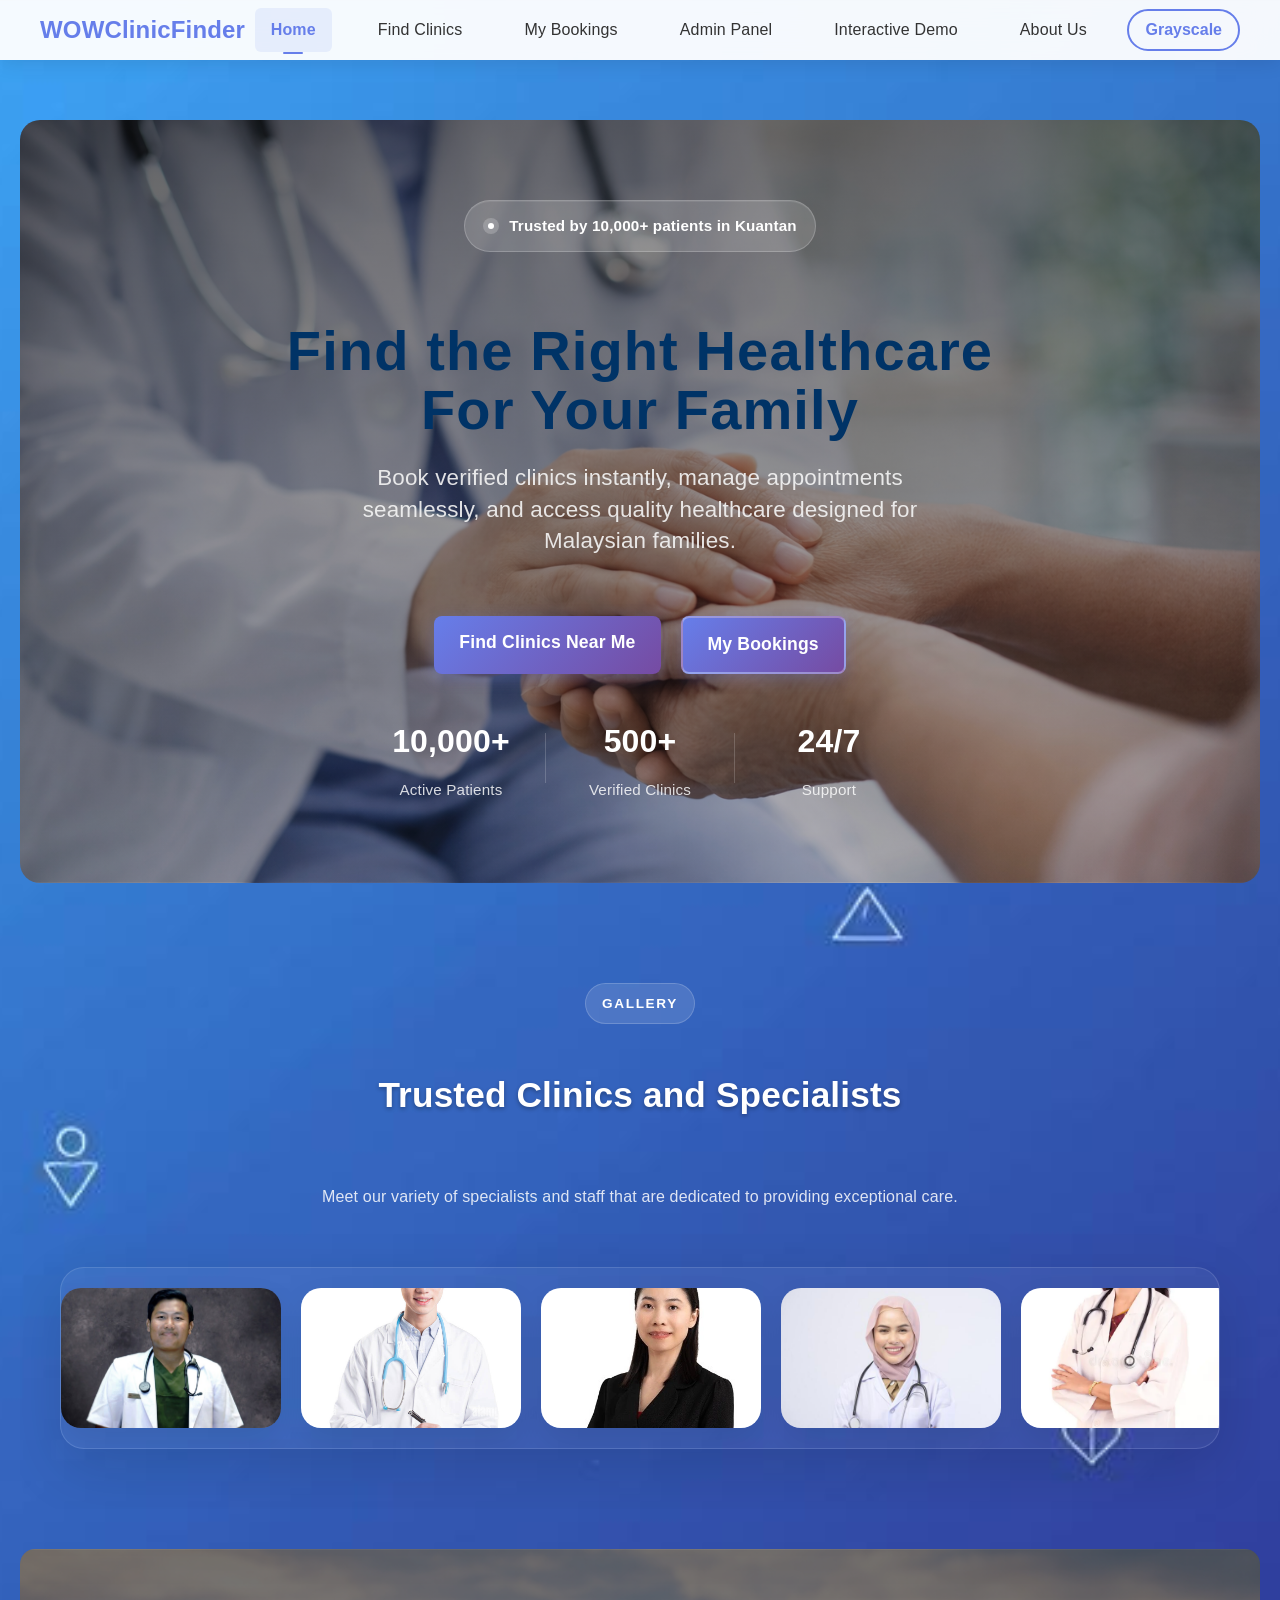
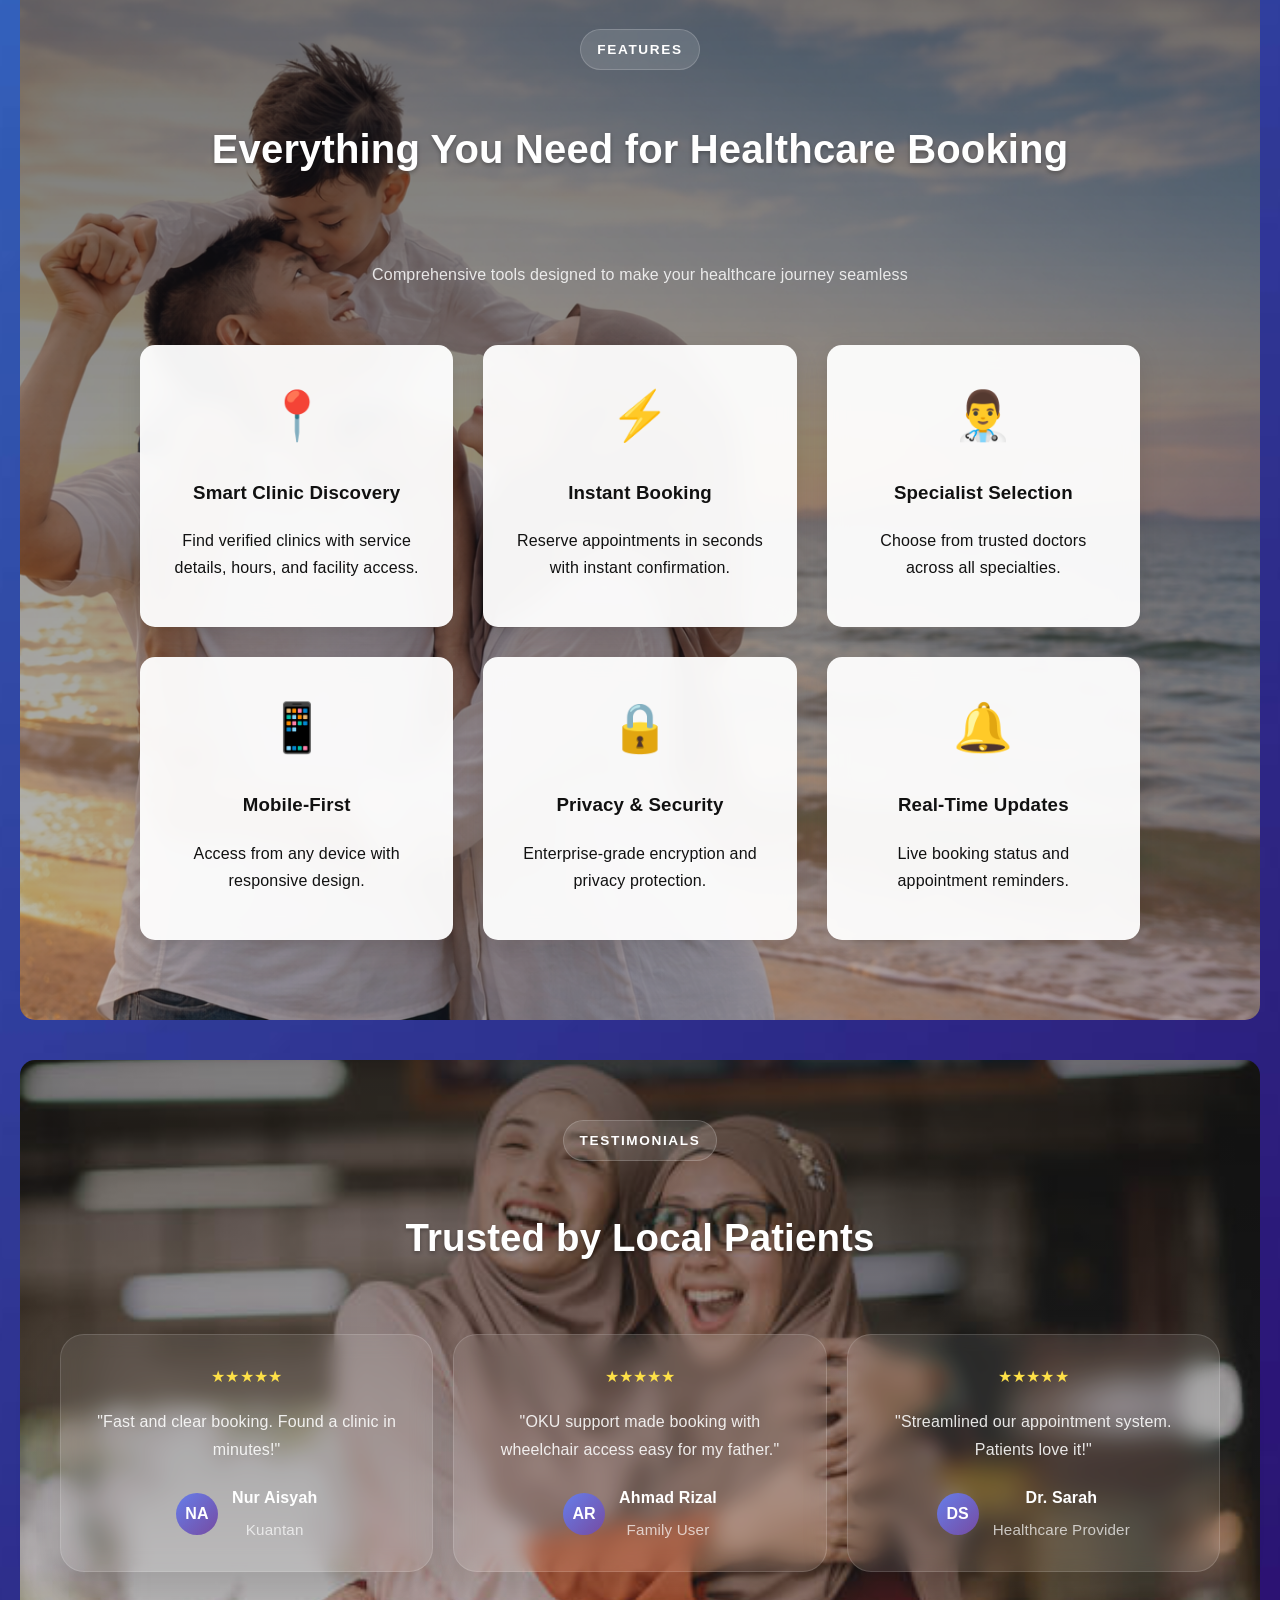
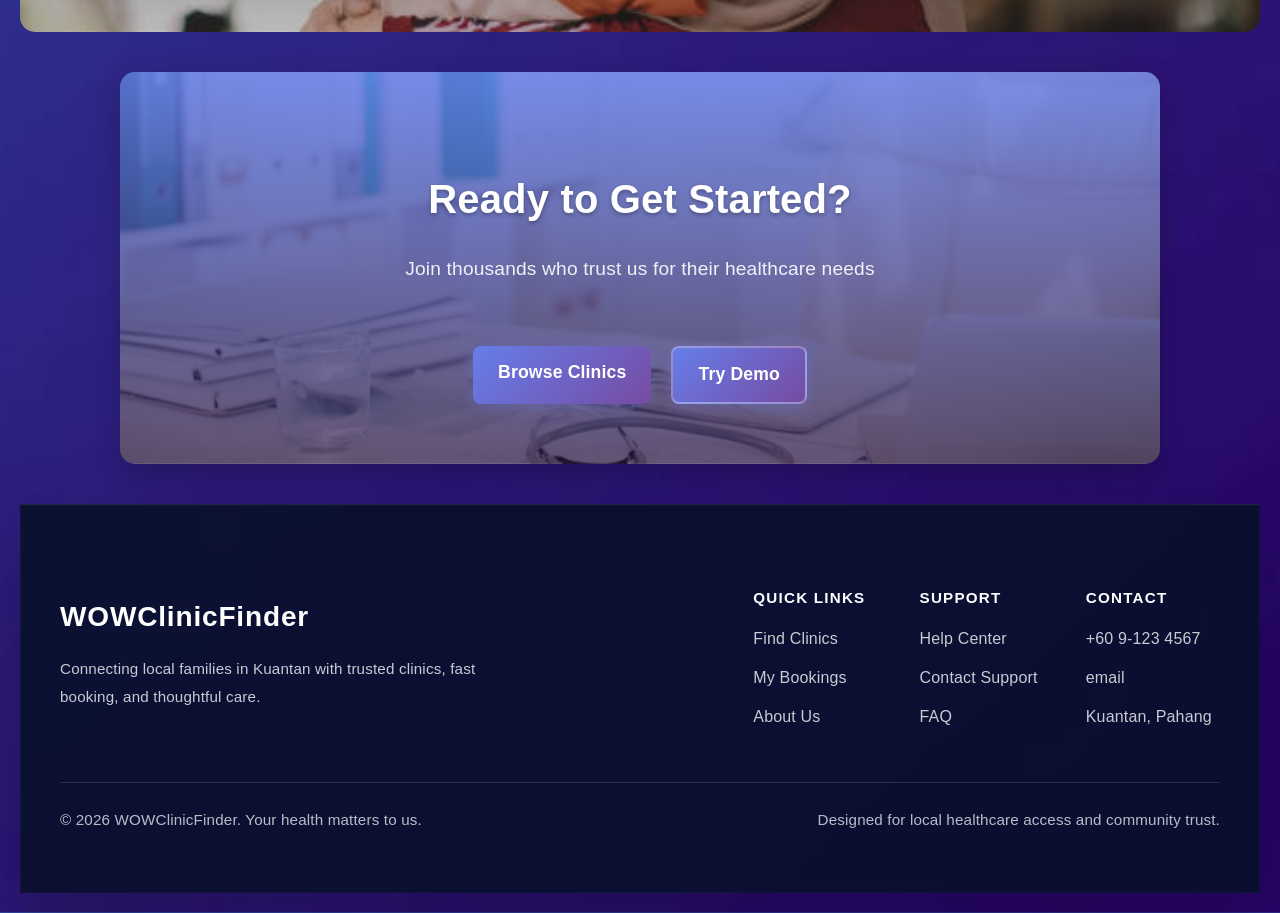
<file: index.html>
<!DOCTYPE html>
<html lang="en">
<head>
  <meta charset="UTF-8">
  <meta name="viewport" content="width=device-width, initial-scale=1.0">
  <title>WOWClinicFinder - Premium Healthcare Booking</title>
  <link rel="stylesheet" href="style.css">
</head>
<body>

<!-- Particle Trail Container -->
<div class="bubbly-particle-trail">
  <div class="particles"></div>
</div>

<!-- Navigation Bar -->
<nav class="navbar">
  <div class="nav-container">
    <div class="nav-logo">
      <a href="index.html">WOWClinicFinder</a>
    </div>
    <div class="nav-menu" id="navMenu">
      <a href="index.html" class="nav-link active">Home</a>
      <a href="map.html" class="nav-link">Find Clinics</a>
      <a href="view.html" class="nav-link">My Bookings</a>
      <a href="admin.html" class="nav-link">Admin Panel</a>
      <a href="cursor.html" class="nav-link">Interactive Demo</a>
      <a href="about-us.html" class="nav-link">About Us</a>
    </div>
    <button id="grayscaleToggle" class="grayscale-toggle" type="button" aria-pressed="false">Grayscale</button>
    <button class="nav-toggle" aria-label="Toggle Navigation Menu" aria-expanded="false" aria-controls="navMenu" type="button">
      <span class="bar top-bar"></span>
      <span class="bar middle-bar"></span>
      <span class="bar bottom-bar"></span>
    </button>
  </div>
</nav>

<!-- Hero Section -->
<section class="hero">
  <div class="container">
    <div class="hero-content">
      <div class="hero-badge">
        <svg width="16" height="16" viewBox="0 0 16 16" fill="none" xmlns="http://www.w3.org/2000/svg">
          <circle cx="8" cy="8" r="8" fill="currentColor" opacity="0.2"/>
          <circle cx="8" cy="8" r="3" fill="currentColor"/>
        </svg>
        <span>Trusted by 10,000+ patients in Kuantan</span>
      </div>
      <h1 class="hero-title">Find the Right Healthcare<br>For Your Family</h1>
      <p class="hero-subtitle">Book verified clinics instantly, manage appointments seamlessly, and access quality healthcare designed for Malaysian families.</p>
      <div class="hero-buttons">
        <a href="map.html" class="btn btn-primary">Find Clinics Near Me</a>
        <a href="view.html" class="btn btn-secondary">My Bookings</a>
      </div>
      <div class="hero-stats">
        <div class="stat-item">
          <div class="stat-number">10,000+</div>
          <div class="stat-label">Active Patients</div>
        </div>
        <div class="stat-divider"></div>
        <div class="stat-item">
          <div class="stat-number">500+</div>
          <div class="stat-label">Verified Clinics</div>
        </div>
        <div class="stat-divider"></div>
        <div class="stat-item">
          <div class="stat-number">24/7</div>
          <div class="stat-label">Support</div>
        </div>
      </div>
    </div>
  </div>
</section>

<!-- Image Gallery Section -->
<section class="image-gallery">
  <div class="container">
    <div class="section-header">
      <span class="section-badge">Gallery</span>
      <h2>Trusted Clinics and Specialists</h2>
      <p class="section-description">Meet our variety of specialists and staff that are dedicated to providing exceptional care.</p>
    </div>
    <div class="image-marquee" aria-label="Auto-scrolling clinic images">
      <div class="marquee-track">
        <div class="marquee-group">
          <div class="marquee-item"><img src="image/dr-ahmad.jpg" alt="Doctor consultation" loading="lazy"></div>
          <div class="marquee-item"><img src="image/dr-chen.jpg" alt="Friendly clinic staff" loading="lazy"></div>
          <div class="marquee-item"><img src="image/dr-leong-yan-ning.webp" alt="Specialist doctor" loading="lazy"></div>
          <div class="marquee-item"><img src="image/dr-siti.jpg" alt="Patient care" loading="lazy"></div>
          <div class="marquee-item"><img src="image/dr-priya.jpg" alt="Medical clinic exterior" loading="lazy"></div>
          <div class="marquee-item"><img src="image/dr-akmal.jpg" alt="Doctor with patients" loading="lazy"></div>
          <div class="marquee-item"><img src="image/dr-akyas.jpg" alt="Good and caring staff" loading="lazy"></div>
          <div class="marquee-item"><img src="image/dr-vikram.jpg" alt="Amazing care handler" loading="lazy"></div>
          <div class="marquee-item"><img src="image/dr-fatima.jpg" alt="Doctor consultation"></div>
          <div class="marquee-item"><img src="image/dr-johan.jpg" alt="Friendly clinic staff"></div>
          <div class="marquee-item"><img src="image/dr-kavya.jpg" alt="Specialist doctor"></div>
          <div class="marquee-item"><img src="image/dr-khoo-yan-teng.webp" alt="Patient care"></div>
          <div class="marquee-item"><img src="image/dr-lily.jpg" alt="Medical clinic exterior"></div>
          <div class="marquee-item"><img src="image/dr-mehdi.jpg" alt="Doctor with patients" loading="lazy"></div>
          <div class="marquee-item"><img src="image/Dr-Melissa-Foo.png" alt="Good and caring staff" loading="lazy"></div>        </div>
        <div class="marquee-group" aria-hidden="true">
          <div class="marquee-item"><img src="image/dr-ahmad.jpg" alt="Doctor consultation" loading="lazy"></div>
          <div class="marquee-item"><img src="image/dr-chen.jpg" alt="Friendly clinic staff" loading="lazy"></div>
          <div class="marquee-item"><img src="image/dr-leong-yan-ning.webp" alt="Specialist doctor" loading="lazy"></div>
          <div class="marquee-item"><img src="image/dr-siti.jpg" alt="Patient care" loading="lazy"></div>
          <div class="marquee-item"><img src="image/dr-priya.jpg" alt="Medical clinic exterior" loading="lazy"></div>
          <div class="marquee-item"><img src="image/dr-akmal.jpg" alt="Doctor with patients" loading="lazy"></div>
          <div class="marquee-item"><img src="image/dr-akyas.jpg" alt="Good and caring staff" loading="lazy"></div>
          <div class="marquee-item"><img src="image/dr-vikram.jpg" alt="Amazing care handler" loading="lazy"></div>
          <div class="marquee-item"><img src="image/dr-fatima.jpg" alt="Doctor consultation"></div>
          <div class="marquee-item"><img src="image/dr-johan.jpg" alt="Friendly clinic staff"></div>
          <div class="marquee-item"><img src="image/dr-kavya.jpg" alt="Specialist doctor"></div>
          <div class="marquee-item"><img src="image/dr-khoo-yan-teng.webp" alt="Patient care"></div>
          <div class="marquee-item"><img src="image/dr-lily.jpg" alt="Medical clinic exterior"></div>
          <div class="marquee-item"><img src="image/dr-mehdi.jpg" alt="Doctor with patients" loading="lazy"></div>
          <div class="marquee-item"><img src="image/Dr-Melissa-Foo.png" alt="Good and caring staff" loading="lazy"></div>
        </div>
        </div>
      </div>
    </div>
  </div>
</section>

<!-- Features Section -->
<section class="features">
  <div class="container">
    <div class="section-header">
      <span class="section-badge">Features</span>
      <h2>Everything You Need for Healthcare Booking</h2>
      <p class="section-description">Comprehensive tools designed to make your healthcare journey seamless</p>
    </div>
    <div class="features-grid">
      <div class="feature-card">
        <div class="feature-icon">📍</div>
        <h3>Smart Clinic Discovery</h3>
        <p>Find verified clinics with service details, hours, and facility access.</p>
      </div>
      <div class="feature-card">
        <div class="feature-icon">⚡</div>
        <h3>Instant Booking</h3>
        <p>Reserve appointments in seconds with instant confirmation.</p>
      </div>
      <div class="feature-card">
        <div class="feature-icon">👨‍⚕️</div>
        <h3>Specialist Selection</h3>
        <p>Choose from trusted doctors across all specialties.</p>
      </div>
      <div class="feature-card">
        <div class="feature-icon">📱</div>
        <h3>Mobile-First</h3>
        <p>Access from any device with responsive design.</p>
      </div>
      <div class="feature-card">
        <div class="feature-icon">🔒</div>
        <h3>Privacy & Security</h3>
        <p>Enterprise-grade encryption and privacy protection.</p>
      </div>
      <div class="feature-card">
        <div class="feature-icon">🔔</div>
        <h3>Real-Time Updates</h3>
        <p>Live booking status and appointment reminders.</p>
      </div>
    </div>
  </div>
</section>

<!-- Reviews Section -->
<section class="reviews">
  <div class="container">
    <div class="section-header">
      <span class="section-badge">Testimonials</span>
      <h2>Trusted by Local Patients</h2>
    </div>
    <div class="reviews-grid">
      <div class="review-card">
        <div class="review-stars">★★★★★</div>
        <p>"Fast and clear booking. Found a clinic in minutes!"</p>
        <div class="review-author">
          <div class="author-avatar">NA</div>
          <div class="author-info">
            <strong>Nur Aisyah</strong>
            <span>Kuantan</span>
          </div>
        </div>
      </div>
      <div class="review-card">
        <div class="review-stars">★★★★★</div>
        <p>"OKU support made booking with wheelchair access easy for my father."</p>
        <div class="review-author">
          <div class="author-avatar">AR</div>
          <div class="author-info">
            <strong>Ahmad Rizal</strong>
            <span>Family User</span>
          </div>
        </div>
      </div>
      <div class="review-card">
        <div class="review-stars">★★★★★</div>
        <p>"Streamlined our appointment system. Patients love it!"</p>
        <div class="review-author">
          <div class="author-avatar">DS</div>
          <div class="author-info">
            <strong>Dr. Sarah</strong>
            <span>Healthcare Provider</span>
          </div>
        </div>
      </div>
    </div>
  </div>
</section>

<!-- CTA Section -->
<section class="cta-section">
  <div class="container">
    <h2>Ready to Get Started?</h2>
    <p>Join thousands who trust us for their healthcare needs</p>
    <div class="cta-buttons">
      <a href="map.html" class="btn btn-primary">Browse Clinics</a>
      <a href="cursor.html" class="btn btn-secondary">Try Demo</a>
    </div>
  </div>
</section>

<!-- Footer -->
<footer>
  <div class="container">
    <div class="footer-content">
      <div class="footer-brand">
        <h3>WOWClinicFinder</h3>
        <p>Connecting local families in Kuantan with trusted clinics, fast booking, and thoughtful care.</p>
      </div>
      <div class="footer-links">
        <div>
          <h4>Quick Links</h4>
          <a href="map.html">Find Clinics</a>
          <a href="view.html">My Bookings</a>
          <a href="about-us.html">About Us</a>
        </div>
        <div>
          <h4>Support</h4>
          <a href="#">Help Center</a>
          <a href="#">Contact Support</a>
          <a href="#">FAQ</a>
        </div>
        <div>
          <h4>Contact</h4>
          <a href="tel:+6091234567">+60 9-123 4567</a>
          <a href="mailto:support@wowclinicfinder.com">email</a>
          <a href="https://www.google.com/maps/place/Kuantan,+Pahang">Kuantan, Pahang</a>
        </div>
      </div>
    </div>
    <div class="footer-bottom">
      <p>&copy; 2026 WOWClinicFinder. Your health matters to us.</p>
      <div class="footer-meta">Designed for local healthcare access and community trust.</div>
    </div>
  </div>
</footer>

<script type="module" src="js.script/script.js"></script>

<!-- Navigation Script -->
<script>
  document.addEventListener('DOMContentLoaded', function() {
    const navToggle = document.querySelector('.nav-toggle');
    const navMenu = document.querySelector('.nav-menu');

    if (navToggle && navMenu) {
      function updateNavExpanded() {
        const isExpanded = navMenu.classList.contains('active');
        navToggle.setAttribute('aria-expanded', isExpanded ? 'true' : 'false');
      }

      navToggle.addEventListener('click', function() {
        navToggle.classList.toggle('active');
        navMenu.classList.toggle('active');
        document.body.classList.toggle('nav-open', navMenu.classList.contains('active'));
        updateNavExpanded();
      });

      const navLinks = document.querySelectorAll('.nav-link');
      navLinks.forEach(link => {
        link.addEventListener('click', function() {
          navToggle.classList.remove('active');
          navMenu.classList.remove('active');
          document.body.classList.remove('nav-open');
          updateNavExpanded();
        });
      });

      document.addEventListener('click', function(event) {
        if (!navToggle.contains(event.target) && !navMenu.contains(event.target)) {
          navToggle.classList.remove('active');
          navMenu.classList.remove('active');
          document.body.classList.remove('nav-open');
          updateNavExpanded();
        }
      });

      document.addEventListener('keydown', function(event) {
        if (event.key === 'Escape' && navMenu.classList.contains('active')) {
          navToggle.classList.remove('active');
          navMenu.classList.remove('active');
          document.body.classList.remove('nav-open');
          updateNavExpanded();
        }
      });
    }
  });
</script>
<script src="js.script/grayscale-toggle.js"></script>

</body>
</html>
</file>
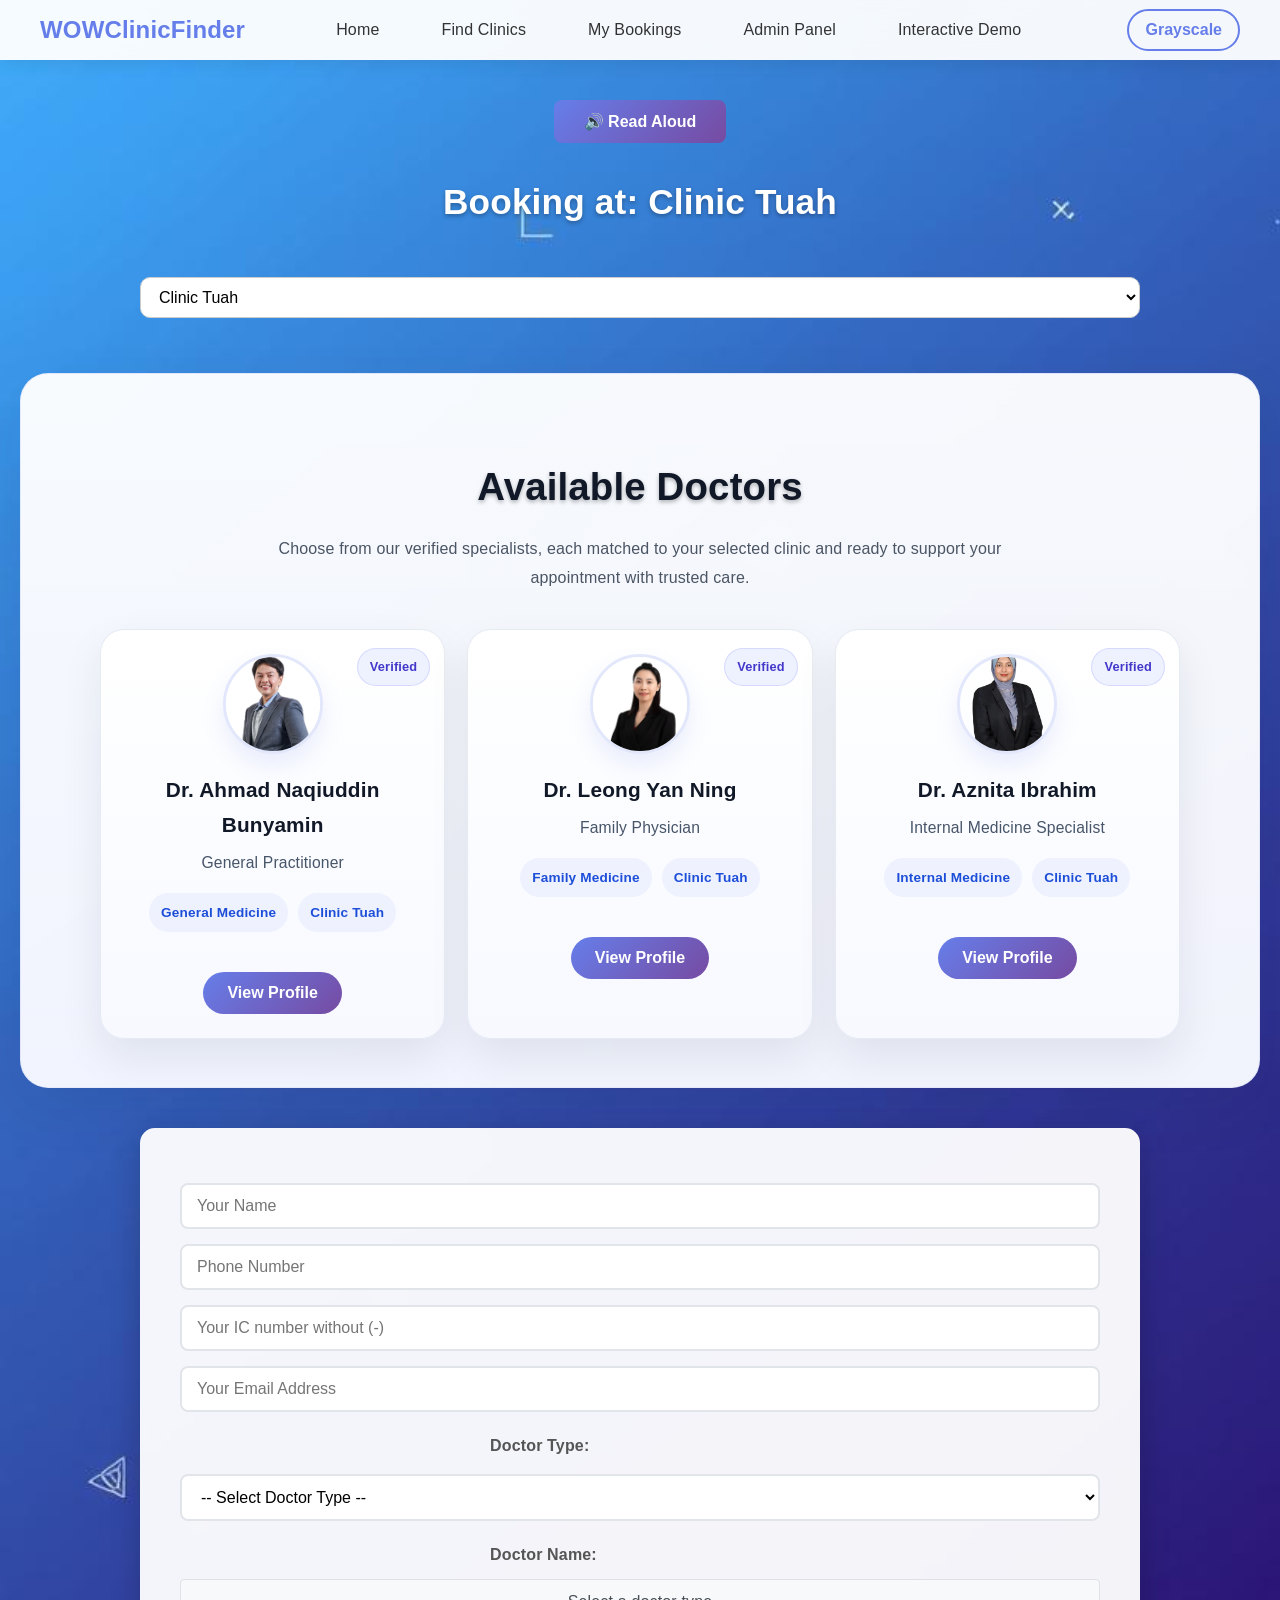
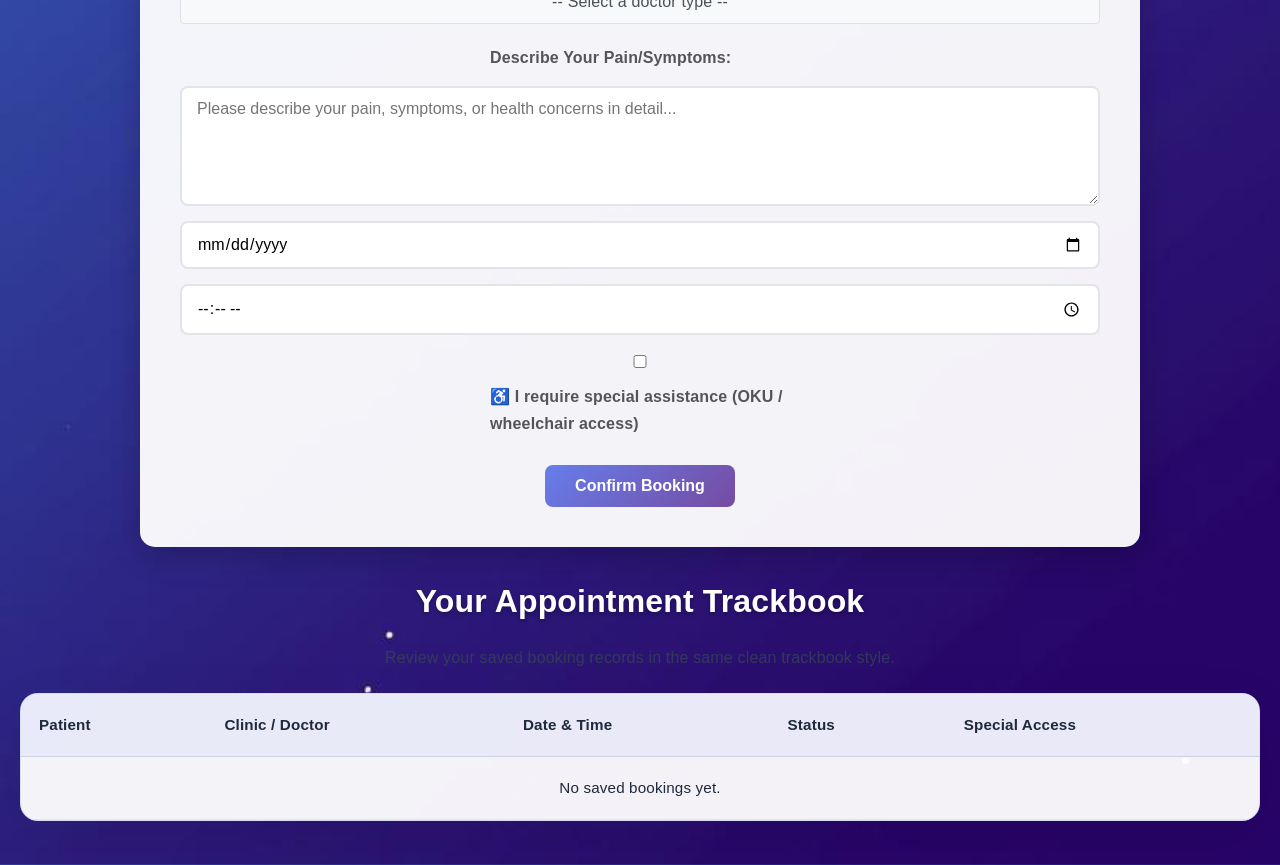
<file: booking.html>
<!DOCTYPE html>
<html lang="en">
<head>
  <meta charset="UTF-8">
  <meta name="viewport" content="width=device-width, initial-scale=1.0">
<title>WOWClinicFinder - Book Appointment</title>
  <link rel="stylesheet" href="style.css">
</head>
<body>

<!-- Navigation Bar -->
<nav class="navbar">
  <div class="nav-container">
    <div class="nav-logo">
      <a href="index.html">WOWClinicFinder</a>
    </div>
    <div class="nav-menu" id="navMenu">
      <a href="index.html" class="nav-link">Home</a>
      <a href="map.html" class="nav-link">Find Clinics</a>
      <a href="view.html" class="nav-link">My Bookings</a>
      <a href="admin.html" class="nav-link">Admin Panel</a>
      <a href="cursor.html" class="nav-link">Interactive Demo</a>
    </div>
    <button id="grayscaleToggle" class="grayscale-toggle" type="button" aria-pressed="false">Grayscale</button>
    <button class="nav-toggle" aria-label="Toggle Navigation Menu" aria-expanded="false" aria-controls="navMenu" type="button">
      <span class="bar top-bar"></span>
      <span class="bar middle-bar"></span>
      <span class="bar bottom-bar"></span>
    </button>
  </div>
</nav>

<!-- OKU Accessibility Toolbar -->
<div class="oku-toolbar" role="toolbar" aria-label="Accessibility tools">
  <button class="oku-btn" onclick="speakPage()" id="btnSpeak">🔊 Read Aloud</button>
</div>

<!-- Particle Trail Container -->
<div class="bubbly-particle-trail">
  <div class="particles"></div>
</div>

<h2 id="clinicName"></h2>

<div class="clinic-selector">
  <select id="clinicSelect"></select>
</div>

<!-- Doctor Grid Section -->
<section class="doctor-grid-section">
  <h2>Available Doctors</h2>
  <p class="doctor-grid-description">Choose from our verified specialists, each matched to your selected clinic and ready to support your appointment with trusted care.</p>
  <div class="doctor-grid" id="doctorGrid"></div>
</section>

<form class="form">
  <input type="text" id="userName" placeholder="Your Name" aria-label="Your full name" title="Enter your full name for the appointment booking." required>
  <input type="text" id="userPhone" placeholder="Phone Number" aria-label="Phone number" title="Enter your Malaysian phone number, e.g. 0123456789." required>
  <input type="text" id="userIC" placeholder="Your IC number without (-)" aria-label="IC number" title="Enter your 12-digit IC number without dashes or spaces." required>
  <input type="email" id="userEmail" placeholder="Your Email Address" aria-label="Email address" title="Enter the email where booking confirmation will be sent." required>
  
  <label for="doctorType">Doctor Type:</label>
  <select id="doctorType" aria-label="Choose doctor type" title="Select the type of doctor you want to see." required>
    <option value="">-- Select Doctor Type --</option>
  </select>
  
  <label for="doctorName">Doctor Name:</label>
  <p id="doctorName" style="background:#f0f0f0; padding:8px; border-radius:4px;" aria-live="polite">-- Select a doctor type --</p>
  
  <label for="painDescription">Describe Your Pain/Symptoms:</label>
  <textarea id="painDescription" placeholder="Please describe your pain, symptoms, or health concerns in detail..." aria-label="Pain and symptom description" title="Tell us about your symptoms so we can match you to the best doctor." rows="5" required></textarea>
  
  <input type="date" id="bookingDate" aria-label="Appointment date" title="Choose the date for your appointment." required>
  <input type="time" id="bookingTime" aria-label="Appointment time" title="Choose the time for your appointment." required>

  <!-- OKU Special Needs Checkbox -->
  <label class="oku-checkbox-label">
    <input type="checkbox" id="isOKU">
    ♿ I require special assistance (OKU / wheelchair access)
  </label>

  <button type="submit">Confirm Booking</button>
</form>

<section class="trackbook-section">
  <h2 class="view-title">Your Appointment Trackbook</h2>
  <p class="view-subtitle">Review your saved booking records in the same clean trackbook style.</p>
  <div class="table-container">
    <table class="data-table" aria-label="Saved appointment bookings">
      <thead>
        <tr>
          <th>Patient</th>
          <th>Clinic / Doctor</th>
          <th>Date & Time</th>
          <th>Status</th>
          <th>Special Access</th>
        </tr>
      </thead>
      <tbody id="bookingTrackBody"></tbody>
    </table>
  </div>
</section>

<script src="js.script/booking.js"></script>
<script type="module" src="js.script/script.js"></script>
<script src="js.script/grayscale-toggle.js"></script>

<!-- OKU Accessibility Script -->
<script src="js.script/oku.js"></script>
</body>
</html>
</file>
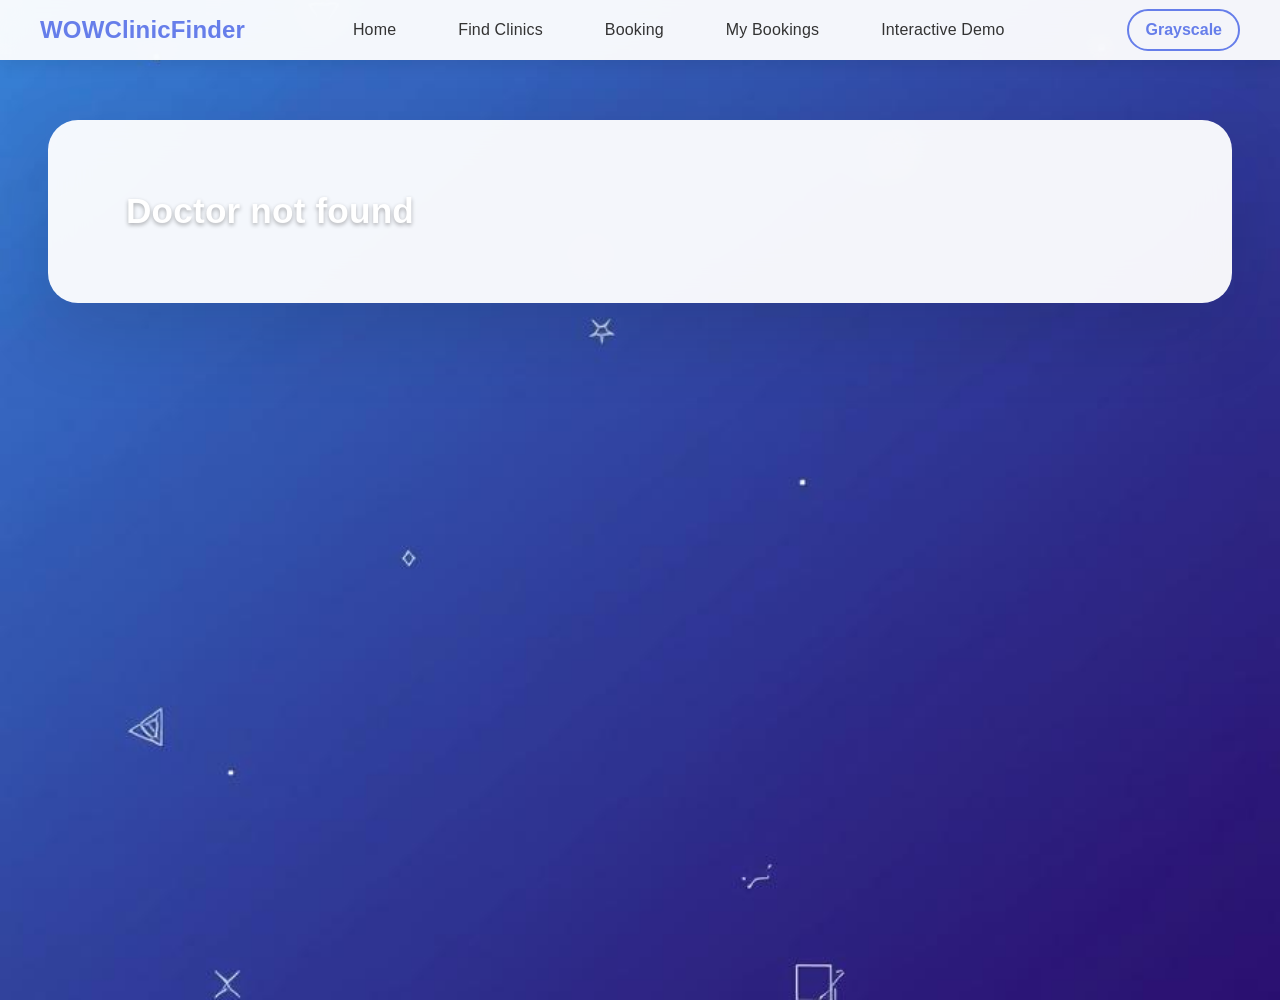
<file: doctor-profile.html>
<!DOCTYPE html>
<html lang="en">
<head>
  <meta charset="UTF-8">
  <meta name="viewport" content="width=device-width, initial-scale=1.0">
  <title>Doctor Profile</title>
  <link rel="stylesheet" href="style.css">
</head>
<body>

<!-- Navigation Bar -->
<nav class="navbar">
  <div class="nav-container">
    <div class="nav-logo">
      <a href="index.html">WOWClinicFinder</a>
    </div>
    <div class="nav-menu" id="navMenu">
      <a href="index.html" class="nav-link">Home</a>
      <a href="map.html" class="nav-link">Find Clinics</a>
      <a href="booking.html" class="nav-link">Booking</a>
      <a href="view.html" class="nav-link">My Bookings</a>
      <a href="cursor.html" class="nav-link">Interactive Demo</a>
    </div>
    <button id="grayscaleToggle" class="grayscale-toggle" type="button" aria-pressed="false">Grayscale</button>
    <button class="nav-toggle" aria-label="Toggle Navigation Menu" aria-expanded="false" aria-controls="navMenu" type="button">
      <span class="bar top-bar"></span>
      <span class="bar middle-bar"></span>
      <span class="bar bottom-bar"></span>
    </button>
  </div>
</nav>

<!-- Particle Trail Container -->
<div class="bubbly-particle-trail">
  <div class="particles"></div>
</div>

<section class="doctor-profile-section">
  <div class="doctor-profile">
    <div class="profile-head">
      <img id="doctorImage" src="https://via.placeholder.com/200" alt="Doctor Image">
      <div class="profile-header">
        <div>
          <p class="profile-label">Doctor Profile</p>
          <h1 id="doctorName">Doctor Name</h1>
          <p id="doctorSpecialty" class="specialty">Specialty</p>
        </div>
        <div class="profile-chip-group">
          <span class="profile-chip" id="doctorRating">★ 4.9</span>
          <span class="profile-chip verified">Verified</span>
        </div>
      </div>
    </div>
    <div class="doctor-info">
      <p id="doctorHospital" class="hospital">Hospital</p>
      <p id="doctorQualifications" class="qualifications">Qualifications</p>
      <div class="profile-stats">
        <div class="stat-card">
          <strong id="doctorExperience">12 yrs</strong>
          <span>Years Experience</span>
        </div>
        <div class="stat-card">
          <strong id="doctorPatients">4.8k</strong>
          <span>Patients Treated</span>
        </div>
        <div class="stat-card">
          <strong id="doctorLanguages">EN, BM</strong>
          <span>Languages</span>
        </div>
      </div>
      <div class="doctor-actions">
        <button class="contact-btn">Contact</button>
        <button class="appointment-btn">Book Appointment</button>
      </div>
    </div>
  </div>
  <div class="doctor-details">
    <h2>About</h2>
    <p id="doctorAbout">Detailed information about the doctor...</p>
    <div class="doctor-detail-grid">
      <div class="detail-card">
        <h3>Practice Focus</h3>
        <ul id="doctorFocus">
          <li>Patient-centered care</li>
          <li>Personalized treatment plans</li>
          <li>Evidence-based medicine</li>
        </ul>
      </div>
      <div class="detail-card">
        <h3>Office Hours</h3>
        <p id="doctorHours">Mon - Fri: 9am - 6pm</p>
      </div>
    </div>
  </div>
</section>

<script src="js.script/doctor-profile.js"></script>
<script type="module" src="js.script/script.js"></script>
<script>
  document.addEventListener('DOMContentLoaded', function() {
    const navToggle = document.querySelector('.nav-toggle');
    const navMenu = document.querySelector('.nav-menu');

    if (navToggle && navMenu) {
      function updateNavExpanded() {
        const isExpanded = navMenu.classList.contains('active');
        navToggle.setAttribute('aria-expanded', isExpanded ? 'true' : 'false');
      }

      navToggle.addEventListener('click', function() {
        navToggle.classList.toggle('active');
        navMenu.classList.toggle('active');
        updateNavExpanded();
      });

      const navLinks = document.querySelectorAll('.nav-link');
      navLinks.forEach(link => {
        link.addEventListener('click', function() {
          navToggle.classList.remove('active');
          navMenu.classList.remove('active');
          updateNavExpanded();
        });
      });

      document.addEventListener('click', function(event) {
        if (!navToggle.contains(event.target) && !navMenu.contains(event.target)) {
          navToggle.classList.remove('active');
          navMenu.classList.remove('active');
          updateNavExpanded();
        }
      });
    }
  });
</script>
  <script src="js.script/grayscale-toggle.js"></script>

</html>
</file>
<file: style.css>
/* Theme Colors */
:root {
  --primary-blue: #667eea;
  --primary-purple: #764ba2;
  --accent-white: #ffffff;
  --page-background: url("image/testbg.jpg");
  --page-background-hires: image-set(url("image/testbg.jpg") 1x, url("image/testbg@2x.jpg") 2x);
  --hero-background: linear-gradient(180deg, rgba(0, 0, 0, 0.55), rgba(0, 0, 0, 0.25)), url("image/hands.png") center/cover no-repeat;
  --features-background: linear-gradient(180deg, rgba(0, 0, 0, 0.55), rgba(0, 0, 0, 0.25)), url("image/family.png") center/cover no-repeat;
  --reviews-background: linear-gradient(180deg, rgba(0, 0, 0, 0.5), rgba(0, 0, 0, 0.25)), url("image/locals.png") center/cover no-repeat;
  --cta-background: linear-gradient(180deg, rgba(102, 126, 234, 0.85), rgba(32, 7, 56, 0.65)), url("image/doctable.png") center/cover no-repeat;
}
html {
  scroll-behavior: smooth;
  text-rendering: optimizeLegibility;
}
body {
  font-family: 'Segoe UI', Tahoma, Geneva, Verdana, sans-serif;
  font-size: 16px;
  line-height: 1.7;
  letter-spacing: 0.01em;
  text-align: center;
  background-color: #f8fafc;
  background-image: var(--page-background-hires), var(--page-background);
  background-size: cover;
  background-position: center center;
  background-attachment: scroll;
  margin: 0;
  padding: 80px 20px 20px 20px;
  min-height: 100vh;
  color: #1e293b;
  transition: background 0.25s ease, color 0.25s ease;
}
button,
input,
select,
textarea,
a,
.nav-link,
.btn {
  transition: background-color 0.25s ease, border-color 0.25s ease, color 0.25s ease, transform 0.25s ease, box-shadow 0.25s ease;
}

body.grayscale {
  filter: grayscale(100%);
  transition: filter 0.3s ease;
}

/* Navigation Bar */
.navbar {
  position: fixed;
  top: 0;
  left: 0;
  right: 0;
  background: rgba(255, 255, 255, 0.95);
  backdrop-filter: blur(15px);
  box-shadow: 0 2px 20px rgba(0, 0, 0, 0.1);
  z-index: 1000;
  padding: 0;
}

.nav-container {
  max-width: 1200px;
  margin: 0 auto;
  padding: 0 20px;
  display: flex;
  justify-content: space-between;
  align-items: center;
  height: 60px;
}

.nav-logo a {
  font-size: 1.5em;
  font-weight: bold;
  color: #667eea;
  text-decoration: none;
  transition: color 0.3s ease;
}

.nav-logo a:hover {
  color: #764ba2;
}

.nav-menu {
  display: flex;
  list-style: none;
  margin: 0;
  padding: 0;
  gap: 30px;
}

.nav-link {
  color: #333;
  text-decoration: none;
  font-weight: 500;
  font-size: 1em;
  transition: all 0.3s ease;
  padding: 8px 16px;
  border-radius: 6px;
  position: relative;
}

.nav-link:hover {
  color: #667eea;
  background: rgba(102, 126, 234, 0.1);
}

.nav-link.active {
  color: #667eea;
  background: rgba(102, 126, 234, 0.1);
  font-weight: 600;
}

.nav-link.active::after {
  content: '';
  position: absolute;
  bottom: -2px;
  left: 50%;
  transform: translateX(-50%);
  width: 20px;
  height: 2px;
  background: #667eea;
  border-radius: 1px;
}

/* Mobile Navigation Toggle */
body.nav-open {
  overflow: hidden;
}

.nav-toggle {
  display: none;
  position: relative;
  z-index: 1001;
  flex-direction: column;
  cursor: pointer;
  gap: 4px;
  background: white;
  border: none;
  padding: 12px;
  border-radius: 12px;
  box-shadow: 0 10px 25px rgba(0, 0, 0, 0.2);
  transition: transform 0.3s cubic-bezier(0.175, 0.885, 0.32, 1.275), background-color 0.25s ease;
}

.nav-toggle .bar {
  width: 25px;
  height: 5px;
  background-color: #764ba2;
  border-radius: 10px;
  transition: all 0.4s cubic-bezier(0.68, -0.6, 0.32, 1.6);
  transform-origin: center;
}

.nav-toggle:hover {
  transform: scale(1.1);
}

.nav-toggle:hover .middle-bar {
  background-color: #f7ae1a;
}

.nav-toggle.active .top-bar {
  transform: translateY(10px) rotate(45deg);
  background-color: #db2f32;
}

.nav-toggle.active .middle-bar {
  opacity: 0;
  transform: translateX(-30px);
}

.nav-toggle.active .bottom-bar {
  transform: translateY(-10px) rotate(-45deg);
  background-color: #db2f32;
}

.grayscale-toggle {
  margin-left: 15px;
  position: relative;
  top: -10px;
  background: transparent;
  border: 2px solid #667eea;
  color: #667eea;
  font-weight: 600;
  border-radius: 999px;
  padding: 10px 16px;
  cursor: pointer;
  transition: all 0.3s ease;
}

.grayscale-toggle:hover,
.grayscale-toggle:focus {
  background: rgba(102, 126, 234, 0.12);
}

/* Accessible Focus States for OKU compatibility */
a:focus, button:focus, select:focus, input:focus, textarea:focus {
  outline: 3px solid #f7ae1a;
  outline-offset: 2px;
}

/* Appointment Table Styling */
.table-responsive {
  overflow-x: auto;
  margin: 20px auto;
  width: 100%;
}

.appointment-table {
  width: 100%;
  table-layout: fixed;
  border-collapse: collapse;
  background: white;
  border-radius: 8px;
  overflow: hidden;
  box-shadow: 0 4px 6px rgba(0,0,0,0.1);
  text-align: left;
}

.appointment-table th, .appointment-table td {
  vertical-align: middle;
  padding: 12px 15px;
  border-bottom: 1px solid #e0e0e0;
}

.appointment-table th {
  background-color: var(--primary-purple);
  white-space: nowrap;
  color: white;
  font-weight: 600;
}

.appointment-table tr:hover {
  background-color: #f8f9fa;
}

  .table-container {
    background: rgba(255, 255, 255, 0.95);
    border: 1px solid rgba(102, 126, 234, 0.18);
    border-radius: 18px;
    box-shadow: 0 20px 60px rgba(0, 0, 0, 0.08);
    overflow-x: auto;
    margin-bottom: 24px;
  }

  .data-table {
    width: 100%;
    border-collapse: collapse;
    text-align: left;
    font-size: 0.95rem;
    color: #1e293b;
  }

  .data-table th {
    background: rgba(102, 126, 234, 0.08);
    padding: 18px;
    font-weight: 700;
    color: #1e293b;
    border-bottom: 1px solid rgba(148, 163, 184, 0.35);
  }

  .data-table td {
    padding: 18px;
    border-bottom: 1px solid rgba(148, 163, 184, 0.18);
    vertical-align: middle;
  }

  .view-title {
    font-size: 2rem;
    font-weight: 800;
    margin-bottom: 10px;
  }

  .view-subtitle {
    opacity: 0.85;
    margin-bottom: 22px;
    color: #334155;
  }

  .sub-text {
    font-size: 0.85rem;
    color: #64748b;
  }

  .status-badge {
    display: inline-block;
    padding: 6px 12px;
    border-radius: 999px;
    font-size: 0.78rem;
    font-weight: 700;
  }

  .status-pending {
    background: #fef3c7;
    color: #92400e;
  }

  .status-approved,
  .status-confirmed {
    background: #dcfce7;
    color: #166534;
  }

  .status-rejected {
    background: #fee2e2;
    color: #991b1b;
  }

  .status-progress {
    background: #dbeafe;
    color: #1d4ed8;
  }

  .oku-badge {
    display: inline-flex;
    align-items: center;
    gap: 6px;
    background: #2563eb;
    color: white;
    padding: 6px 12px;
    border-radius: 999px;
    font-size: 0.78rem;
    font-weight: 700;
  }

  .btn-card {
    background: linear-gradient(135deg, #667eea 0%, #764ba2 100%);
    color: white;
    width: 100%;
    justify-content: center;
    padding: 12px;
    border-radius: 12px;
    font-size: 0.9rem;
  }

@media (max-width: 900px) {
  .appointment-table th, .appointment-table td {
    padding: 8px 10px;
    font-size: 14px;
  }

  .data-table th,
  .data-table td {
    padding: 12px 10px;
    font-size: 0.9rem;
    background: rgba(255, 255, 255, 0.98);
    backdrop-filter: blur(15px);
    flex-direction: column;
    justify-content: flex-start;
    align-items: center;
    padding-top: 50px;
    gap: 30px;
    transition: left 0.3s ease;
    box-shadow: 2px 0 20px rgba(0, 0, 0, 0.1);
  }

  .nav-toggle {
    display: flex;
    order: 3;
  }

  .nav-container {
    flex-wrap: wrap;
    gap: 10px;
    align-items: center;
    padding: 0 12px;
    min-height: 60px;
  }

  .nav-logo {
    flex: 1 1 auto;
    min-width: 0;
  }

  .nav-menu {
    position: fixed;
    top: 60px;
    left: -120%;
    width: min(320px, 100%);
    max-width: 320px;
    height: calc(100vh - 60px);
    background: rgba(255, 255, 255, 0.98);
    backdrop-filter: blur(20px);
    padding: 24px 18px;
    gap: 16px;
    flex-direction: column;
    align-items: flex-start;
    justify-content: flex-start;
    z-index: 999;
    overflow-y: auto;
    opacity: 0;
    transform: translateX(-16px);
    transition: left 0.25s ease, opacity 0.25s ease, transform 0.25s ease;
    box-shadow: -10px 0 30px rgba(0, 0, 0, 0.15);
  }

  .nav-menu.active {
    left: 0;
    opacity: 1;
    transform: translateX(0);
  }

  .nav-link {
    font-size: 1.05rem;
    padding: 16px 18px;
    width: 100%;
    text-align: left;
    border-radius: 12px;
  }

  .grayscale-toggle {
    top: -8px;
    margin-left: auto;
  }

  .hero,
  .image-gallery,
  .features,
  .reviews,
  .cta-section,
  footer,
  .card,
  .form {
    margin-left: auto;
    margin-right: auto;
    max-width: 100%;
  }

  .hero-content h1 {
    font-size: clamp(2rem, 6vw, 3rem);
  }

  .hero-subtitle {
    font-size: clamp(1rem, 3vw, 1.2rem);
  }
}

/* Homepage Styles */
header {
  background: rgba(255, 255, 255, 0.904);
  color: white;
  padding: 50px 30px;
  text-align: center;
  border-radius: 15px;
  margin: 50px auto;
  max-width: 600px;
  box-shadow: #495057;
}

header h1 {
  font-size: 3em;
  margin-bottom: 10px;
}

header p {
  font-size: 1.2em;
  opacity: 0.9;
}

main {
  display: flex;
  gap: 20px;
  justify-content: center;
  flex-wrap: wrap;
  margin-top: 50px;
  position: relative;
  z-index: 2;
}

/* Hero Section */
.hero {
  text-align: center;
  padding: 80px 20px;
  background: var(--hero-background);
  background-size: cover;
  background-position: center center;
  background-attachment: scroll;
  border-radius: 20px;
  margin: 40px auto;
  max-width: 1200px;
  position: relative;
  z-index: 10;
  color: white;
}

.image-gallery {
  margin: 40px auto;
  padding: 60px 20px;
  background: var(--gallery-background);
  background-size: cover;
  background-position: center center;
  background-attachment: scroll;
  position: relative;
  z-index: 1;
  overflow: hidden;
  color: white;
}

.image-marquee {
  overflow: hidden;
  border-radius: 24px;
  box-shadow: 0 20px 60px rgba(0, 0, 0, 0.12);
  background: rgba(255, 255, 255, 0.05);
  border: 1px solid rgba(255, 255, 255, 0.12);
}

.marquee-track {
  display: flex;
  flex-wrap: nowrap;
  width: max-content;
  padding: 20px 0;
  gap: 20px;
  animation: marquee var(--marquee-duration, 28s) linear infinite;
  will-change: transform;
  transform: translateZ(0);
  -webkit-transform: translateZ(0);
}

.marquee-group {
  display: flex;
  flex-wrap: nowrap;
  flex-shrink: 0; /* keep group's width stable so duplicate aligns */
  gap: 20px; /* gap between items inside a group */
  align-items: center;
}

.marquee-item {
  flex: 0 0 220px;
  border-radius: 20px;
  overflow: hidden;
  background: rgba(255, 255, 255, 0.12);
  box-shadow: 0 16px 34px rgba(0, 0, 0, 0.08);
  margin-right: 0; /* spacing handled by group gap */
}

.marquee-item img {
  width: 100%;
  height: 140px;
  object-fit: cover;
  display: block;
  backface-visibility: hidden;
}

@keyframes marquee {
  0% { transform: translate3d(0, 0, 0); }
  100% { transform: translate3d(calc(-1 * var(--marquee-shift, 50%)), 0, 0); }
}

@media (max-width: 900px) {
  .marquee-item {
    flex: 0 0 180px;
  }
}

@media (max-width: 640px) {
  .marquee-item {
    flex: 0 0 140px;
  }

  .marquee-track {
    gap: 12px;
    padding: 16px 0;
  }
}

.hero-content h1 {
  font-size: 3.5em;
  margin-bottom: 20px;
  color:#003366;
  letter-spacing: 0.02em;
}

.hero-subtitle {
  font-size: 1.4em;
  margin-bottom: 40px;
  opacity: 0.9;
  color: whitesmoke;
  max-width: 600px;
  margin-left: auto;
  margin-right: auto;
  line-height: 1.4;
}

.hero-buttons {
  display: flex;
  gap: 20px;
  justify-content: center;
  flex-wrap: wrap;
}

  .hero-pill {
    display: inline-flex;
    align-items: center;
    justify-content: center;
    padding: 10px 18px;
    border-radius: 999px;
    background: rgba(255, 255, 255, 0.16);
    color: white;
    font-weight: 700;
    margin-bottom: 18px;
    letter-spacing: 0.02em;
    text-transform: uppercase;
    font-size: 0.85rem;
  }

  .hero-highlights {
    display: flex;
    justify-content: center;
    gap: 16px;
    flex-wrap: wrap;
    margin-top: 26px;
  }

  .hero-highlight-card {
    min-width: 190px;
    background: rgba(255, 255, 255, 0.12);
    border: 1px solid rgba(255, 255, 255, 0.18);
    border-radius: 18px;
    padding: 16px 20px;
    color: white;
    font-weight: 600;
    box-shadow: 0 20px 60px rgba(0, 0, 0, 0.15);
    transition: transform 0.3s ease;
  }

  .hero-highlight-card:hover {
    transform: translateY(-4px);
  }

  .hero-badge {
    display: inline-flex;
    align-items: center;
    gap: 10px;
    background: rgba(255, 255, 255, 0.14);
    border: 1px solid rgba(255, 255, 255, 0.2);
    padding: 12px 18px;
    border-radius: 999px;
    color: white;
    font-weight: 700;
    margin-bottom: 24px;
    font-size: 0.95rem;
    justify-content: center;
    box-shadow: inset 0 1px 0 rgba(255,255,255,0.08);
  }

  .hero-title {
    font-size: 3.75em;
    line-height: 1.05;
    color: white;
    margin-bottom: 24px;
  }

  .gradient-text {
    background: linear-gradient(90deg, #07175e 0%, #cab8db 100%);
    background-clip: text;
    -webkit-background-clip: text;
    color: transparent;
  }

  .hero-stats {
    display: flex;
    justify-content: center;
    align-items: center;
    gap: 24px;
    flex-wrap: wrap;
    margin-top: 40px;
  }

  .stat-item {
    text-align: center;
    min-width: 120px;
  }

  .stat-number {
    font-size: 2rem;
    font-weight: 800;
    color: white;
  }

  .stat-label {
    color: rgba(255, 255, 255, 0.82);
    margin-top: 8px;
    font-size: 0.95rem;
  }

  .stat-divider {
    width: 1px;
    height: 50px;
    background: rgba(255, 255, 255, 0.18);
    margin: 0 10px;
  }

  .section-header {
    display: flex;
    flex-direction: column;
    align-items: center;
    gap: 12px;
    margin-bottom: 40px;
  }

  .section-badge {
    display: inline-flex;
    align-items: center;
    justify-content: center;
    padding: 8px 16px;
    border-radius: 999px;
    background: rgba(255, 255, 255, 0.12);
    color: white;
    font-weight: 700;
    font-size: 0.85rem;
    letter-spacing: 0.12em;
    text-transform: uppercase;
    border: 1px solid rgba(255, 255, 255, 0.18);
  }

  .section-description {
    color: rgba(255, 255, 255, 0.84);
    max-width: 680px;
    line-height: 1.75;
    font-size: 1rem;
  }

  .review-stars {
    color: #fde047;
    font-size: 1rem;
    margin-bottom: 18px;
  }

  .review-author {
    display: flex;
    align-items: center;
    gap: 14px;
    margin-top: 18px;
    justify-content: center;
  }

  .author-avatar {
    width: 42px;
    height: 42px;
    border-radius: 50%;
    background: linear-gradient(135deg, #667eea 0%, #764ba2 100%);
    color: white;
    display: inline-flex;
    align-items: center;
    justify-content: center;
    font-weight: 700;
  }

  .author-info strong {
    display: block;
    color: white;
    margin-bottom: 4px;
  }

  .author-info span {
    color: rgba(255, 255, 255, 0.7);
    font-size: 0.95rem;
  }

  .footer-content {
    display: grid;
    grid-template-columns: 1.4fr 1fr;
    gap: 40px;
    align-items: flex-start;
    text-align: left;
  }

  .footer-brand h3 {
    color: white;
    margin-bottom: 10px;
    font-size: 1.75rem;
    letter-spacing: 0.03em;
  }

  .footer-brand p {
    color: rgba(255, 255, 255, 0.78);
    line-height: 1.8;
    max-width: 420px;
  }

  .footer-links {
    display: grid;
    grid-template-columns: repeat(3, minmax(120px, 1fr));
    gap: 32px;
  }

  .footer-links h4 {
    color: white;
    margin-bottom: 14px;
    font-size: 0.95rem;
    letter-spacing: 0.08em;
    text-transform: uppercase;
    font-weight: 700;
  }

  .footer-links a {
    display: inline-block;
    color: rgba(255, 255, 255, 0.75);
    text-decoration: none;
    margin-bottom: 12px;
    transition: color 0.25s ease, transform 0.25s ease;
  }

  .footer-links a:hover {
    color: #ffffff;
    transform: translateX(2px);
  }

  .footer-bottom {
    margin-top: 40px;
    display: flex;
    justify-content: space-between;
    align-items: center;
    gap: 20px;
    padding-top: 24px;
    border-top: 1px solid rgba(255,255,255,0.12);
  }

  .footer-bottom p,
  .footer-meta {
    color: rgba(255, 255, 255, 0.72);
    font-size: 0.95rem;
    margin: 0;
  }

  .footer-meta {
    text-align: right;
  }

  @media (max-width: 900px) {
    .footer-content {
      grid-template-columns: 1fr;
    }

    .footer-links {
      grid-template-columns: repeat(2, minmax(120px, 1fr));
    }

    .footer-bottom {
      flex-direction: column;
      align-items: flex-start;
      text-align: left;
    }

    .footer-meta {
      text-align: left;
    }
  }

.location-badge {
    border-radius: 20px;
    margin-bottom: 20px;
    border: 2px solid #667eea;
    box-shadow: 0 4px 15px rgba(0, 0, 0, 0.1);
  }

.location-icon {
  font-size: 1.2em;
}

.location-text {
  font-weight: 600;
  color: #667eea;
  font-size: 0.9em;
}

.btn-primary {
  background: linear-gradient(135deg, #667eea 0%, #764ba2 100%);
  color: white;
  padding: 15px 30px;
  text-decoration: none;
  border-radius: 10px;
  font-weight: 600;
  font-size: 1.1em;
  transition: all 0.3s ease;
  box-shadow: 0 6px 20px rgba(102, 126, 234, 0.3);
}

.btn-primary:hover {
  transform: translateY(-3px);
  box-shadow: 0 8px 25px rgba(204, 0, 0, 0.4);
}

.btn-secondary {
  background: rgba(255, 255, 255, 0.1);
  color: white;
  padding: 15px 30px;
  text-decoration: none;
  border-radius: 10px;
  font-weight: 600;
  font-size: 1.1em;
  border: 2px solid rgba(255, 255, 255, 0.3);
  transition: all 0.3s ease;
  backdrop-filter: blur(10px);
}

.btn-secondary:hover {
  background: rgba(255, 255, 255, 0.2);
  border-color: rgba(255, 255, 255, 0.5);
}

/* About Section */
.about {
  padding: 60px 20px;
  background: rgba(255, 255, 255, 0.05);
  backdrop-filter: blur(20px);
  margin: 40px auto;
  max-width: 1000px;
  border-radius: 15px;
  position: relative;
  z-index: 10;
}

.about h2 {
  text-align: center;
  margin-bottom: 30px;
  font-size: 2.5em;
}

.about-description {
  text-align: center;
  font-size: 1.2em;
  line-height: 1.6;
  max-width: 700px;
  margin: 0 auto;
  color: #fff;
  opacity: 0.9;
}

.about-container {
  padding: 100px 20px 40px;
  max-width: 1200px;
  margin: 0 auto;
}

.about-header {
  max-width: 900px;
  margin: 0 auto 40px;
  color: #000000;
}

.about-header h1 {
  font-size: 3rem;
  margin-bottom: 16px;
  color: #000000;
}

.about-header p {
  font-size: 1.1rem;
  line-height: 1.8;
  color: rgba(36, 6, 105, 0.95);
  max-width: 780px;
  margin: 0 auto;
}

.bento-grid {
  display: grid;
  gap: 24px;
  grid-template-columns: repeat(auto-fit, minmax(280px, 1fr));
  max-width: 1200px;
  margin: 0 auto;
}

.bento-card {
  background: rgba(255, 255, 255, 0.92);
  padding: 28px;
  border-radius: 24px;
  box-shadow: 0 24px 60px rgba(0, 0, 0, 0.1);
  border: 1px solid rgba(255, 255, 255, 0.45);
}

.bento-card h2,
.bento-card h3 {
  margin-top: 0;
  color: #222;
}

.bento-card p {
  color: #444;
  line-height: 1.75;
}

.mission-card {
  grid-column: span 2;
}

@media (max-width: 900px) {
  .mission-card {
    grid-column: auto;
  }
}

.profile-card {
  display: grid;
  gap: 18px;
  align-items: center;
  text-align: center;
  padding: 35px;
}

.profile-card .profile-info {
  display: grid;
  gap: 12px;
}

.profile-card .profile-info p {
  margin: 0;
}

@media (max-width: 900px) {
  .profile-card {
    padding: 28px;
  }
}

.frame-container {
  width: 120px;
  height: 120px;
  border-radius: 50%;
  overflow: hidden;
  border: 3px solid rgba(118, 75, 162, 0.35);
  box-shadow: 0 16px 30px rgba(0, 0, 0, 0.08);
}

.profile-img {
  width: 100%;
  height: 100%;
  object-fit: cover;
}

.profile-info h3 {
  margin-bottom: 8px;
  font-size: 1.4rem;
  color: #222;
}

.role-badge {
  display: inline-flex;
  align-items: center;
  justify-content: center;
  padding: 8px 14px;
  border-radius: 999px;
  background: #764ba2;
  color: #fff;
  font-size: 0.95rem;
  font-weight: 600;
}

.profile-socials a {
  color: #667eea;
  text-decoration: none;
  font-weight: 700;
}

.profile-socials a:hover {
  text-decoration: underline;
}

@media (max-width: 768px) {
  .about-header h1 {
    font-size: 2.4rem;
  }

  .bento-grid {
    gap: 18px;
  }
}

.malaysian-features {
  display: flex;
  justify-content: center;
  gap: 30px;
  margin-top: 30px;
  flex-wrap: wrap;
}

.feature-highlight {
  display: flex;
  align-items: center;
  gap: 10px;
  background: rgba(255, 255, 255, 0.9);
  backdrop-filter: blur(10px);
  padding: 12px 20px;
  border-radius: 25px;
  box-shadow: 0 4px 15px rgba(0, 0, 0, 0.1);
  border: 2px solid var(--malaysian-red);
  font-weight: 500;
  color: #333;
  transition: transform 0.3s ease;
}

.feature-highlight:hover {
  transform: translateY(-2px);
}

.flag-icon, .mosque-icon, .family-icon {
  font-size: 1.5em;
}

/* Features Section */
.features {
  padding: 80px 20px;
  background: var(--features-background);
  background-size: cover;
  background-position: center center;
  background-attachment: scroll;
  backdrop-filter: blur(10px);
  margin: 40px auto;
  max-width: 1200px;
  border-radius: 15px;
  position: relative;
  z-index: 10;
  color: #111;
}

.features h2 {
  text-align: center;
  margin-bottom: 50px;
  font-size: 2.5em;
}

.features-grid {
  display: grid;
  grid-template-columns: repeat(auto-fit, minmax(300px, 1fr));
  gap: 30px;
  max-width: 1000px;
  margin: 0 auto;
}

.feature-card {
  background: rgba(255, 255, 255, 0.95);
  padding: 30px;
  border-radius: 15px;
  text-align: center;
  box-shadow: 0 8px 25px rgba(0,0,0,0.1);
  backdrop-filter: blur(10px);
  transition: transform 0.3s ease, box-shadow 0.3s ease;
}

.feature-card:hover {
  transform: translateY(-5px);
  box-shadow: 0 12px 35px rgba(0,0,0,0.15);
}

.feature-icon {
  font-size: 3em;
  margin-bottom: 20px;
}

.hero-pill {
  display: inline-flex;
  align-items: center;
  justify-content: center;
  padding: 10px 18px;
  border-radius: 999px;
  background: rgba(255, 255, 255, 0.16);
  color: white;
  font-weight: 700;
  margin-bottom: 18px;
  letter-spacing: 0.02em;
  text-transform: uppercase;
  font-size: 0.85rem;
}

.hero-highlights {
  display: flex;
  justify-content: center;
  gap: 16px;
  flex-wrap: wrap;
  margin-top: 26px;
}

.hero-highlight-card {
  min-width: 190px;
  background: rgba(255, 255, 255, 0.12);
  border: 1px solid rgba(255, 255, 255, 0.18);
  border-radius: 18px;
  padding: 16px 20px;
  color: white;
  font-weight: 600;
  box-shadow: 0 20px 60px rgba(0, 0, 0, 0.15);
  transition: transform 0.3s ease;
}

.hero-highlight-card:hover {
  transform: translateY(-4px);
}

.reviews {
  padding: 60px 20px;
  margin: 0 auto;
  max-width: 1200px;
  background: var(--reviews-background);
  background-size: cover;
  background-position: center center;
  background-attachment: scroll;
  border-radius: 15px;
  color: white;
  position: relative;
  z-index: 10;
}

.reviews h2 {
  text-align: center;
  font-size: 2.4rem;
  margin-bottom: 24px;
  color: white;
}

.reviews-grid {
  display: grid;
  grid-template-columns: repeat(auto-fit, minmax(280px, 1fr));
  gap: 20px;
}

.review-card {
  background: rgba(255, 255, 255, 0.08);
  border: 1px solid rgba(255, 255, 255, 0.14);
  border-radius: 24px;
  padding: 28px;
  box-shadow: 0 20px 50px rgba(0, 0, 0, 0.12);
  color: white;
  backdrop-filter: blur(10px); 
}

.review-card p {
  line-height: 1.75;
  margin-bottom: 20px;
  color: rgba(255, 255, 255, 0.88);
}

.review-card strong {
  display: block;
  color: white;
  font-weight: 700;
}

/* Doctor Grid Section */
.doctor-grid-section {
  background: linear-gradient(180deg, rgba(255,255,255,0.96), rgba(245,247,255,0.98));
  padding: 48px 24px;
  margin: 40px auto;
  max-width: 1200px;
  border-radius: 28px;
  border: 1px solid rgba(102, 126, 234, 0.12);
  box-shadow: 0 20px 55px rgba(15, 23, 42, 0.08);
  backdrop-filter: blur(14px);
}

.doctor-grid-section h2 {
  text-align: center;
  margin-bottom: 16px;
  font-size: 2.4em;
  color: #111827;
}

.doctor-grid-description {
  max-width: 760px;
  margin: 0 auto 36px auto;
  color: #4b5563;
  font-size: 1rem;
  line-height: 1.8;
  text-align: center;
}

.doctor-grid {
  display: grid;
  grid-template-columns: repeat(auto-fit, minmax(280px, 1fr));
  gap: 22px;
  max-width: 1080px;
  margin: 0 auto;
}

.doctor-card {
  background: linear-gradient(180deg, #ffffff 0%, #f7f9ff 100%);
  padding: 24px 20px;
  border-radius: 24px;
  text-align: center;
  box-shadow: 0 18px 42px rgba(15, 23, 42, 0.08);
  transition: transform 0.3s ease, box-shadow 0.3s ease, border-color 0.3s ease;
  border: 1px solid rgba(226, 232, 240, 0.8);
  position: relative;
  overflow: hidden;
}

.doctor-card:hover {
  transform: translateY(-6px);
  box-shadow: 0 24px 55px rgba(15, 23, 42, 0.14);
  border-color: rgba(102, 126, 234, 0.22);
}

.doctor-card-top {
  display: flex;
  align-items: center;
  justify-content: center;
  gap: 14px;
  margin-bottom: 18px;
  position: relative;
}

.doctor-card img {
  width: 94px;
  height: 94px;
  border-radius: 50%;
  object-fit: cover;
  border: 3px solid rgba(102, 126, 234, 0.18);
  box-shadow: 0 12px 22px rgba(102, 126, 234, 0.12);
}

.doctor-card-badge {
  position: absolute;
  top: -6px;
  right: -6px;
  background: #eef2ff;
  color: #4338ca;
  font-size: 0.8rem;
  font-weight: 700;
  padding: 7px 12px;
  border-radius: 999px;
  border: 1px solid rgba(99, 102, 241, 0.18);
}

.doctor-card h3 {
  font-size: 1.3em;
  margin: 0 0 8px 0;
  color: #111827;
}

.doctor-role {
  margin: 0;
  font-size: 0.98rem;
  color: #475569;
  letter-spacing: 0.01em;
}

.doctor-tags {
  display: flex;
  flex-wrap: wrap;
  justify-content: center;
  gap: 10px;
  margin: 16px 0 20px 0;
}

.doctor-tags span {
  display: inline-flex;
  align-items: center;
  justify-content: center;
  padding: 8px 12px;
  border-radius: 999px;
  background: rgba(102, 126, 234, 0.08);
  color: #1d4ed8;
  font-size: 0.85rem;
  font-weight: 600;
}

.doctor-card .hospital {
  color: #6b7280;
  font-size: 0.9rem;
  margin-bottom: 18px;
}

.view-profile-btn {
  background: linear-gradient(135deg, #667eea 0%, #764ba2 100%);
  color: white;
  padding: 12px 24px;
  border: none;
  border-radius: 999px;
  cursor: pointer;
  font-weight: 700;
  transition: all 0.25s ease;
}

.view-profile-btn:hover {
  transform: translateY(-2px);
  box-shadow: 0 8px 22px rgba(102, 126, 234, 0.28);
}

.clinic-selector {
  max-width: 1000px;
  margin: 20px auto;
  display: flex;
  align-items: center;
  justify-content: center;
  gap: 12px;
  color: #333;
}

.clinic-selector label {
  font-weight: 600;
}

.clinic-selector select {
  padding: 10px 14px;
  border-radius: 10px;
  border: 1px solid #ccc;
  font-size: 1em;
  min-width: 240px;
}

.no-doctors {
  color: #555;
  font-size: 1em;
  text-align: center;
  width: 100%;
}

/* Doctor Profile Section */
.doctor-profile-section {
  display: grid;
  grid-template-columns: minmax(280px, 380px) 1fr;
  gap: 24px;
  background: rgba(255, 255, 255, 0.95);
  padding: 32px;
  margin: 40px auto;
  max-width: 1120px;
  border-radius: 30px;
  box-shadow: 0 30px 80px rgba(0, 0, 0, 0.12);
  backdrop-filter: blur(20px);
}

.doctor-profile,
.doctor-details {
  background: #ffffff;
  border-radius: 28px;
  padding: 28px;
  box-shadow: 0 24px 40px rgba(102, 126, 234, 0.12);
}

.doctor-profile {
  display: grid;
  gap: 24px;
}

.doctor-profile img {
  width: 100%;
  max-width: 320px;
  height: auto;
  border-radius: 32px;
  object-fit: cover;
  margin: 0 auto;
  box-shadow: 0 20px 40px rgba(102, 126, 234, 0.18);
}

.doctor-info {
  display: grid;
  gap: 18px;
  text-align: left;
}

.doctor-info h1 {
  font-size: 2.4em;
  margin: 0;
  letter-spacing: -0.03em;
  color: #0f172a;
}

.doctor-info .specialty,
.doctor-info .hospital,
.doctor-info .qualifications {
  margin: 0;
  padding: 16px 18px;
  background: #f8fafc;
  border-radius: 20px;
  box-shadow: inset 0 0 0 1px rgba(148, 163, 184, 0.18);
}

.doctor-info .specialty {
  color: #4338ca;
  font-weight: 700;
  font-size: 1.05em;
}

.doctor-info .hospital,
.doctor-info .qualifications {
  color: #475569;
}

.doctor-actions {
  display: grid;
  grid-template-columns: repeat(2, minmax(0, 1fr));
  gap: 16px;
}

.profile-head {
  display: flex;
  align-items: center;
  gap: 20px;
  flex-wrap: wrap;
}

.profile-header {
  flex: 1;
  display: grid;
  gap: 12px;
}

.profile-label {
  display: inline-flex;
  align-items: center;
  justify-content: center;
  width: fit-content;
  padding: 8px 14px;
  border-radius: 999px;
  background: rgba(102, 126, 234, 0.12);
  color: #4338ca;
  font-size: 0.95rem;
  font-weight: 700;
  letter-spacing: 0.04em;
  text-transform: uppercase;
}

.profile-chip-group {
  display: flex;
  flex-wrap: wrap;
  gap: 10px;
  align-items: center;
}

.profile-chip {
  display: inline-flex;
  align-items: center;
  justify-content: center;
  padding: 10px 16px;
  border-radius: 999px;
  background: #eef2ff;
  color: #3730a3;
  font-size: 0.92rem;
  font-weight: 700;
}

.profile-chip.verified {
  background: linear-gradient(180deg, rgba(102, 126, 234, 0.16), rgba(124, 58, 237, 0.14));
  color: #4f46e5;
}

.profile-stats {
  display: grid;
  grid-template-columns: repeat(3, minmax(0, 1fr));
  gap: 14px;
}

.stat-card {
  background: #eef2ff;
  border: 1px solid rgba(102, 126, 234, 0.15);
  border-radius: 20px;
  padding: 18px 16px;
  text-align: center;
}

.stat-card strong {
  display: block;
  font-size: 1.3rem;
  color: #1e293b;
  margin-bottom: 6px;
}

.stat-card span {
  display: block;
  color: #475569;
  font-size: 0.95rem;
}

.contact-btn,
.appointment-btn {
  background: linear-gradient(135deg, #667eea 0%, #8b5cf6 100%);
  color: #ffffff;
  border-radius: 18px;
  border: none;
  padding: 16px 20px;
  font-size: 1rem;
  font-weight: 700;
  box-shadow: 0 16px 30px rgba(102, 126, 234, 0.18);
  cursor: pointer;
  transition: transform 0.25s ease, box-shadow 0.25s ease;
}

.contact-btn:hover,
.appointment-btn:hover {
  transform: translateY(-2px);
  box-shadow: 0 22px 36px rgba(102, 126, 234, 0.25);
}

.doctor-details {
  min-height: 320px;
  display: grid;
  gap: 24px;
}

.doctor-details h2 {
  font-size: 1.9em;
  margin-bottom: 18px;
  color: #1f2937;
}

.doctor-details p {
  line-height: 1.8;
  color: #334155;
  background: #f8fafc;
  border-radius: 22px;
  padding: 22px;
  box-shadow: inset 0 0 0 1px rgba(15, 23, 42, 0.04);
}

.doctor-detail-grid {
  display: grid;
  grid-template-columns: 1fr 1fr;
  gap: 18px;
}

.detail-card {
  background: #ffffff;
  border-radius: 24px;
  padding: 20px;
  box-shadow: 0 15px 30px rgba(15, 23, 42, 0.06);
  border: 1px solid rgba(148, 163, 184, 0.15);
}

.detail-card h3 {
  margin-top: 0;
  margin-bottom: 12px;
  color: #0f172a;
  font-size: 1.05rem;
}

.detail-card p,
.detail-card ul {
  margin: 0;
  color: #475569;
  line-height: 1.8;
  font-size: 0.95rem;
}

.detail-card ul {
  padding-left: 18px;
}

.detail-card ul li {
  margin-bottom: 10px;
}

@media (max-width: 840px) {
  .doctor-profile-section {
    grid-template-columns: 1fr;
  }

  .doctor-profile,
  .doctor-details {
    padding: 24px;
  }

  .doctor-actions {
    grid-template-columns: 1fr;
  }
}

/* How It Works Section */
.how-it-works {
  padding: 80px 20px;
  background: rgba(255, 255, 255, 0.05);
  backdrop-filter: blur(5px);
  margin: 40px auto;
  max-width: 1200px;
  border-radius: 15px;
  position: relative;
  z-index: 10;
}

.how-it-works h2 {
  text-align: center;
  margin-bottom: 50px;
  font-size: 2.5em;
}

.steps {
  display: grid;
  grid-template-columns: repeat(auto-fit, minmax(250px, 1fr));
  gap: 30px;
  max-width: 1000px;
  margin: 0 auto;
}

.step {
  text-align: center;
  padding: 30px;
  background: rgba(255, 255, 255, 0.9);
  border-radius: 15px;
  box-shadow: 0 6px 20px rgba(0,0,0,0.1);
  backdrop-filter: blur(10px);
}

.step-number {
  width: 60px;
  height: 60px;
  background: linear-gradient(135deg, #667eea 0%, #764ba2 100%);
  color: white;
  border-radius: 50%;
  display: flex;
  align-items: center;
  justify-content: center;
  font-size: 1.5em;
  font-weight: bold;
  margin: 0 auto 20px;
}

.step h3 {
  font-size: 1.3em;
  margin-bottom: 15px;
  color: #333;
}

.step p {
  color: #666;
  line-height: 1.6;
  margin: 0;
}

/* CTA Section */
.cta-section {
  padding: 60px 20px;
  background: var(--cta-background);
  background-size: cover;
  background-position: center center;
  background-attachment: scroll;
  margin: 40px auto;
  max-width: 1000px;
  border-radius: 15px;
  text-align: center;
  position: relative;
  z-index: 10;
  box-shadow: 0 10px 30px rgba(0,0,0,0.2);
}

.cta-section h2 {
  color: white;
  margin-bottom: 20px;
  font-size: 2.5em;
}

.cta-section p {
  color: rgba(255, 255, 255, 0.9);
  font-size: 1.2em;
  margin-bottom: 40px;
  max-width: 600px;
  margin-left: auto;
  margin-right: auto;
}

.cta-buttons {
  display: flex;
  gap: 20px;
  justify-content: center;
  flex-wrap: wrap;
}

/* Footer */
footer {
  padding: 60px 20px;
  background: rgba(7, 16, 42, 0.88);
  backdrop-filter: blur(16px);
  margin-top: 40px;
  position: relative;
  z-index: 10;
  border-top: 1px solid rgba(255, 255, 255, 0.08);
  box-shadow: inset 0 0 0 1px rgba(255, 255, 255, 0.02), 0 30px 80px rgba(0, 0, 0, 0.22);
}

footer .container {
  max-width: 1200px;
  margin: 0 auto;
}

footer p {
  color: rgba(255, 255, 255, 0.82);
  margin-bottom: 0;
  font-size: 0.95em;
}

.footer-links a {
  color: rgba(255, 255, 255, 0.78);
  text-decoration: none;
  font-weight: 500;
  transition: color 0.25s ease, transform 0.25s ease;
}

.footer-links a:hover {
  color: #ffffff;
  transform: translateX(2px);
}

/* Container utility */
.container {
  max-width: 1200px;
  margin: 0 auto;
  padding: 0 20px;
}

h2 {
  color: #fff;
  margin-bottom: 30px;
  font-size: 2.2em;
  text-shadow: 0 2px 4px rgba(0,0,0,0.3);
}

.form {
  background: rgba(255, 255, 255, 0.95);
  padding: 40px;
  margin: 20px auto;
  width: min(100%, 920px);
  max-width: 920px;
  border-radius: 15px;
  box-shadow: 0 10px 30px rgba(0,0,0,0.2);
  backdrop-filter: blur(10px);
}

input, select, textarea {
  display: block;
  margin: 15px auto;
  padding: 12px 15px;
  width: 100%;
  max-width: 100%;
  border: 2px solid #e1e5e9;
  border-radius: 8px;
  font-size: 16px;
  transition: all 0.3s ease;
  background: #fff;
  font-family: 'Segoe UI', Tahoma, Geneva, Verdana, sans-serif;
  box-sizing: border-box;
}

input:focus, select:focus, textarea:focus {
  outline: none;
  border-color: #667eea;
  box-shadow: 0 0 0 3px rgba(102, 126, 234, 0.1);
}

textarea {
  resize: vertical;
  min-height: 120px;
}

label {
  display: block;
  margin: 20px auto 8px auto;
  font-weight: 600;
  color: #555;
  text-align: left;
  max-width: 300px;
}

#doctorName {
  background: #f8f9fa !important;
  border: 1px solid #dee2e6 !important;
  color: #495057 !important;
  font-weight: 500 !important;
  margin: 10px auto !important;
  cursor: default !important;
}

button {
  padding: 12px 30px;
  background: linear-gradient(135deg, #667eea 0%, #764ba2 100%);
  color: white;
  border: none;
  border-radius: 8px;
  font-size: 16px;
  font-weight: 600;
  cursor: pointer;
  transition: all 0.3s ease;
  margin-top: 20px;
}

button:hover {
  transform: translateY(-2px);
  box-shadow: 0 5px 15px rgba(102, 126, 234, 0.4);
  background-color: beige;
}

.btn {
  display: inline-block;
  margin-top: 20px;
  padding: 12px 25px;
  background: linear-gradient(135deg, #667eea 0%, #764ba2 100%);
  color: white;
  text-decoration: none;
  border-radius: 8px;
  font-weight: 600;
  transition: all 0.3s ease;
  box-shadow: 0 4px 15px rgba(102, 126, 234, 0.3);
}

.btn:hover {
  transform: translateY(-2px);
  box-shadow: 0 6px 20px rgba(102, 126, 234, 0.4);
  text-decoration: none;
  color: white;
}

.card {
  background: rgba(255, 255, 255, 0.95);
  padding: 30px;
  margin: 20px auto;
  width: min(100%, 1080px);
  max-width: 1080px;
  border-radius: 15px;
  box-shadow: 0 10px 30px rgba(0,0,0,0.2);
  backdrop-filter: blur(10px);
}

.card p {
  text-align: left;
  line-height: 1.6;
  margin: 0;
}

header, main, .form, .card {
  position: relative;
  z-index: 10;
  pointer-events: auto;
}

/* Map Styles */
.map-section {
  display: flex;
  justify-content: center;
  padding: 40px 20px 80px;
}

.map-frame {
  position: relative;
  width: min(1100px, 100%);
  min-height: 78vh;
  background: rgba(255, 255, 255, 0.14);
  border: 1px solid rgba(255, 255, 255, 0.35);
  box-shadow: 0 30px 80px rgba(0, 0, 0, 0.18);
  border-radius: 32px;
  backdrop-filter: blur(18px);
  -webkit-backdrop-filter: blur(18px);
  overflow: hidden;
}

#map {
  width: 100%;
  height: 100%;
  position: relative;
  z-index: 5;
}

#search {
  position: absolute;
  top: 24px;
  left: 24px;
  width: clamp(260px, 28%, 360px);
  z-index: 1000;
  padding: 12px 14px;
  border-radius: 14px;
  border: 1px solid rgba(255, 255, 255, 0.7);
  background: rgba(255, 255, 255, 0.82);
  backdrop-filter: blur(14px);
  box-shadow: 0 10px 30px rgba(0,0,0,0.12);
}

/* Particle Trail Styles (for cursor.html) */
@import url('https://fonts.googleapis.com/css2?family=DM+Sans:ital,opsz,wght@0,9..40,100..1000;1,9..40,1000&display=swap');

.bubbly-particle-trail {
  position: fixed;
  top: 0;
  left: 0;
  width: 100%;
  height: 100dvh;
  margin: 0;
  overflow: hidden;
  background: transparent;
  color: #e0e0e0;
  font-family: 'DM Sans', sans-serif;
  font-size: 16px;
  z-index: 1;
  pointer-events: none;
}

.bubbly-particle-trail .particles {
  position: relative;
  z-index: 1;
  width: 100%;
  height: 100%;
}

.bubbly-particle-trail .particles-container {
  position: fixed;
  z-index: 1;
}

.bubbly-particle-trail .particle-container {
  position: absolute;
  top: 0;
  left: 0;
  z-index: 1;
  transform-origin: 0 0;
}

.bubbly-particle-trail .particle {
  position: absolute;
  z-index: 1;
  width: 21px;
  height: 21px;
  transform: translateY(-50%);
  background: #0ff;
  border-radius: 100%;
}

.cta {
  position: fixed;
  top: 50%;
  left: 50%;
  transform: translate(-50%, -50%);
  font-size: 2em;
  color: #fff;
  z-index: 10;
  pointer-events: none;
}

/* Clinic Popup Styling */
.leaflet-popup-content-wrapper {
  background: rgba(255, 255, 255, 0.98);
  border-radius: 18px;
  box-shadow: 0 20px 45px rgba(15, 23, 42, 0.18);
}

.leaflet-popup-tip {
  background: rgba(255, 255, 255, 0.98);
}

.leaflet-popup-content {
  margin: 0;
  padding: 16px 18px;
  color: #1f2937;
  font-family: 'Segoe UI', Tahoma, Geneva, Verdana, sans-serif;
}

.clinic-popup-header {
  display: flex;
  align-items: flex-start;
  justify-content: space-between;
  gap: 12px;
  margin-bottom: 12px;
}

.clinic-popup-title {
  display: block;
  font-size: 1.05rem;
  margin-bottom: 4px;
  color: #111827;
}

.clinic-popup-subtitle {
  display: block;
  color: #6b7280;
  font-size: 0.88rem;
}

.clinic-popup-badge {
  display: inline-flex;
  align-items: center;
  padding: 5px 10px;
  border-radius: 999px;
  background: rgba(102, 126, 234, 0.12);
  color: #3730a3;
  font-size: 0.76rem;
  font-weight: 700;
}

.clinic-popup-description {
  margin: 0 0 12px 0;
  color: #374151;
  line-height: 1.55;
  font-size: 0.95rem;
}

.clinic-popup-info {
  display: grid;
  grid-template-columns: 1fr;
  gap: 8px;
  color: #4b5563;
  font-size: 0.9rem;
}

.clinic-popup-info span {
  display: inline-flex;
  align-items: center;
  gap: 8px;
}

.clinic-popup-button {
  width: 100%;
  border: none;
  padding: 12px 16px;
  border-radius: 999px;
  color: white;
  font-weight: 700;
  background: linear-gradient(135deg, #667eea 0%, #764ba2 100%);
  cursor: pointer;
  transition: transform 0.2s ease, box-shadow 0.2s ease;
}

.clinic-popup-button:hover {
  transform: translateY(-1px);
  box-shadow: 0 12px 22px rgba(102, 126, 234, 0.25);
}

/* Responsive Design */
@media (max-width: 768px) {
  body {
    padding: 10px;
  }

  header {
    padding: 30px 20px;
    margin: 20px auto;
    max-width: 90%;
  }

  header h1 {
    font-size: 2.2em;
  }

  header p {
    font-size: 1.1em;
  }

  h2 {
    font-size: 1.8em;
    margin-bottom: 20px;
  }

  .form {
    padding: 25px;
    margin: 15px auto;
    max-width: 90%;
  }

  input, select, textarea {
    max-width: 100%;
    margin: 12px auto;
    padding: 10px 12px;
    font-size: 16px; /* Prevent zoom on iOS */
  }

  label {
    max-width: 100%;
    margin: 15px auto 5px auto;
  }

  #doctorName {
    margin: 8px auto !important;
  }

  button {
    padding: 10px 25px;
    font-size: 15px;
  }

  .btn {
    padding: 10px 20px;
    font-size: 15px;
  }

  .card {
    padding: 20px;
    margin: 15px auto;
    max-width: 90%;
  }

  #map {
    height: calc(100vh - 60px);
    margin-top: 60px;
  }

  #search {
    top: 70px;
    left: 10px;
    right: 10px;
    width: calc(100% - 20px);
    max-width: none;
  }

  .cta {
    font-size: 1.5em;
  }

  /* New responsive styles */
  .hero {
    padding: 40px 20px;
    margin: 20px auto;
  }

  .hero-content h1 {
    font-size: 2.2em;
  }

  .hero-subtitle {
    font-size: 1.1em;
    margin-bottom: 30px;
  }

  .hero-buttons {
    flex-direction: column;
    align-items: center;
  }

  .btn-primary, .btn-secondary {
    width: 100%;
    max-width: 300px;
  }

  .about {
    padding: 40px 20px;
    margin: 20px auto;
  }

  .about h2 {
    font-size: 2em;
  }

  .about-description {
    font-size: 1.1em;
  }

  .features {
    padding: 40px 20px;
    margin: 20px auto;
  }

  .features h2 {
    font-size: 2em;
    margin-bottom: 30px;
  }

  .features-grid {
    grid-template-columns: 1fr;
    gap: 20px;
  }

  .feature-card {
    padding: 20px;
  }

  .how-it-works {
    padding: 40px 20px;
    margin: 20px auto;
  }

  .how-it-works h2 {
    font-size: 2em;
    margin-bottom: 30px;
  }

  .steps {
    grid-template-columns: 1fr;
    gap: 20px;
  }

  .step {
    padding: 20px;
  }

  .cta-section {
    padding: 40px 20px;
    margin: 20px auto;
  }

  .cta-section h2 {
    font-size: 2em;
  }

  .cta-section p {
    font-size: 1.1em;
    margin-bottom: 30px;
  }

  .cta-buttons {
    flex-direction: column;
    align-items: center;
  }

  .cta-buttons .btn {
    width: 100%;
    max-width: 300px;
  }

  footer {
    padding: 30px 20px;
  }

  .footer-links {
    flex-direction: column;
    gap: 15px;
  }

  .container {
    padding: 0 15px;
  }
}

@media (max-width: 480px) {
  header h1 {
    font-size: 1.8em;
  }

  header p {
    font-size: 1em;
  }

  h2 {
    font-size: 1.5em;
  }

  .form {
    padding: 20px;
  }

  input, select, textarea {
    padding: 8px 10px;
  }

  button {
    padding: 8px 20px;
    font-size: 14px;
  }

  .btn {
    padding: 8px 15px;
    font-size: 14px;
  }

  .card {
    padding: 15px;
  }

  #map {
    height: calc(100vh - 60px);
    margin-top: 60px;
  }

  .cta {
    font-size: 1.2em;
  }

  /* New responsive styles for mobile */
  .hero-content h1 {
    font-size: 1.8em;
  }

  .hero-subtitle {
    font-size: 1em;
  }

  .about-description {
    font-size: 1em;
  }

  .feature-card h3 {
    font-size: 1.2em;
  }

  .step h3 {
    font-size: 1.1em;
  }

  .cta-section h2 {
    font-size: 1.8em;
  }

  .cta-section p {
    font-size: 1em;
  }
  /* ==========================================================================
   BENTO STYLE GLASSMORPHISM LAYOUT
   ========================================================================== */

.about-container {
  max-width: 1200px;
  margin: 40px auto;
  padding: 20px;
}

.about-header {
  margin: 0 auto 40px;
  color: #ffffff;
  max-width: 1000px;
  padding: 50px 40px;
  background: rgba(255, 255, 255, 0.18);
  backdrop-filter: blur(18px);
  border-radius: 30px;
  box-shadow: 0 28px 80px rgba(0,0,0,0.2);
}

.about-header h1 {
  font-size: 3.4rem;
  margin-bottom: 18px;
  text-shadow: 0 4px 22px rgba(0,0,0,0.18);
}

.about-header p {
  font-size: 1.1rem;
  line-height: 1.8;
  max-width: 760px;
  margin: 0 auto;
  color: rgba(255,255,255,0.95);
}

/* Bento Grid Architecture Grid Matrix */
.bento-grid {
  display: grid;
  grid-template-columns: repeat(auto-fit, minmax(280px, 1fr));
  gap: 24px;
}

/* Glassmorphism Structural Cards Definition */
.bento-card {
  background: rgba(255, 255, 255, 0.12);
  backdrop-filter: blur(16px) saturate(120%);
  -webkit-backdrop-filter: blur(16px) saturate(120%);
  border: 1px solid rgba(255, 255, 255, 0.25);
  border-radius: 24px;
  padding: 30px;
  color: #ffffff;
  text-align: left;
  box-shadow: 0 8px 32px 0 rgba(31, 38, 135, 0.2);
  transition: transform 0.3s cubic-bezier(0.25, 1, 0.5, 1), box-shadow 0.3s ease, border 0.3s ease;
  display: flex;
  flex-direction: column;
  justify-content: space-between;
}

/* Interaction Focus Hooks */
.bento-card:hover {
  transform: translateY(-6px);
  box-shadow: 0 12px 40px 0 rgba(31, 38, 135, 0.35);
  border: 1px solid rgba(255, 255, 255, 0.45);
}

/* Asymmetrical Bento Coordinate Allocations */
.mission-card {
  grid-column: span 2;
  background: rgba(255, 255, 255, 0.18); /* Highlights the main mission block slightly brighter */
}

.leader-card {
  grid-row: span 2; /* Spans 2 vertical slots for structural hierarchy */
  justify-content: flex-start;
}

.horizontal-profile {
  grid-column: span 2;
  flex-direction: row;
  align-items: center;
  gap: 30px;
}

/* Image Profile Display Frame Logic */
.frame-container {
  width: 180px;
  height: 220px;
  border-radius: 30px;
  overflow: hidden;
  border: 3px solid rgba(255, 255, 255, 0.6);
  box-shadow: 0 12px 26px rgba(0,0,0,0.18);
  margin-bottom: 20px;
  flex-shrink: 0;
  transition: transform 0.3s ease;
}

.profile-img {
  width: 100%;
  height: 100%;
  object-fit: cover;
}

.bento-card:hover .frame-container {
  transform: scale(1.05) rotate(2deg);
}

.profile-img {
  width: 100%;
  height: 100%;
  object-fit: cover;
}

/* Frame adjustment for horizontal bento layouts */
.horizontal-profile .frame-container {
  margin-bottom: 0;
  width: 150px;
  height: 150px;
}

/* Interior Core Badges */
.role-badge {
  display: inline-block;
  background: #f7ae1a;
  color: #333333;
  padding: 4px 12px;
  font-size: 0.75rem;
  font-weight: bold;
  border-radius: 50px;
  margin: 8px 0 15px 0;
  text-transform: uppercase;
  letter-spacing: 0.5px;
}

.mission-card h2, .profile-info h3 {
  margin: 0;
  font-size: 1.6rem;
}

.mission-list {
  list-style: none;
  padding-left: 0;
  margin-top: 20px;
}

.mission-list li {
  margin-bottom: 10px;
  font-weight: 500;
}

.profile-socials a {
  color: #f7ae1a;
  text-decoration: none;
  font-size: 0.9rem;
  font-weight: bold;
  transition: opacity 0.2s;
}

.profile-socials a:hover {
  text-shadow: 0 0 8px rgba(247, 174, 26, 0.6);
}

/* Responsive Media Breakdown For Smaller Form Factor Screens */
@media (max-width: 992px) {
  .bento-grid {
    grid-template-columns: repeat(2, 1fr);
  }
  .mission-card, .leader-card, .horizontal-profile {
    grid-column: span 2;
    grid-row: auto;
  }
  .horizontal-profile {
    flex-direction: column;
    align-items: flex-start;
    gap: 15px;
  }
  .horizontal-profile .frame-container {
    width: 120px;
    height: 120px;
  }
}

@media (max-width: 650px) {
  .bento-grid {
    grid-template-columns: 1fr;
  }
  .mission-card, .leader-card, .horizontal-profile {
    grid-column: span 1;
  }
  .about-header h1 {
    font-size: 2rem;
  }
}

.search-container {
  display: flex;
  justify-content: center;
  margin-bottom: 20px;
  padding: 0 10px;
}

#searchInput {
  width: 100%;
  max-width: 420px;
  padding: 12px;
  border-radius: 10px;
  border: none;
  font-size: 14px;
}

.status-pending {
  color: orange;
  font-weight: bold;
}

.status-approved {
  color: green;
  font-weight: bold;
}

.status-rejected {
  color: red;
  font-weight: bold;
}

.confirm-card {
  max-width: 700px;
  padding: 25px;
}

.confirm-card p {
  margin-bottom: 10px;
}

.appointment-table {
  width: 100%;
  table-layout: fixed;
  border-collapse: collapse;
  background: white;
}

.appointment-table th,
.appointment-table td {
  vertical-align: middle;
}

/* Make the search and table layout mobile-friendly */
@media (max-width: 768px) {
  #searchInput {
    max-width: 100%;
  }

  .table-responsive {
    overflow-x: auto;
    -webkit-overflow-scrolling: touch;
  }

  .appointment-table {
    min-width: 680px;
  }

  .appointment-table th,
  .appointment-table td {
    padding: 10px 8px;
    white-space: normal;
    word-break: break-word;
  }

  .appointment-table th {
    font-size: 13px;
  }

  .appointment-table td {
    font-size: 13px;
  }

  .search-container {
    flex-direction: column;
    align-items: stretch;
  }
}

@media (max-width: 480px) {
  .appointment-table {
    min-width: 620px;
  }

  .appointment-table th,
  .appointment-table td {
    padding: 8px 6px;
    font-size: 12px;
  }
}

/* ============================================================
   OKU ACCESSIBILITY FEATURES
   ============================================================ */

/* --- Accessibility Toolbar: fixed to bottom-right corner --- */
.oku-toolbar {
  position: fixed;
  bottom: 20px;
  right: 16px;
  z-index: 9999;
  display: flex;
  flex-direction: column;
  gap: 8px;
  align-items: flex-end;
}

.oku-btn {
  background: #764ba2;
  color: white;
  border: none;
  border-radius: 8px;
  padding: 9px 14px;
  font-size: 13px;
  font-weight: 600;
  cursor: pointer;
  box-shadow: 0 3px 10px rgba(0,0,0,0.25);
  transition: background 0.2s, transform 0.1s;
  white-space: nowrap;
}

.oku-btn:hover {
  background: #5a3880;
  transform: scale(1.05);
}

.oku-btn:focus {
  outline: 3px solid #f7ae1a;
  outline-offset: 2px;
}

/* Active/ON state — glows yellow to show it's enabled */
.oku-btn.oku-btn-active {
  background: #f7ae1a;
  color: #222;
  box-shadow: 0 3px 12px rgba(247,174,26,0.5);
}

/* --- Large Text Mode --- */
body.large-text {
  font-size: 120% !important;
}

body.large-text input,
body.large-text select,
body.large-text textarea,
body.large-text button,
body.large-text .btn,
body.large-text p,
body.large-text td,
body.large-text th,
body.large-text label,
body.large-text a {
  font-size: 1.15em !important;
}

/* --- High Contrast Mode --- */
body.high-contrast {
  background: #000 !important;
  color: #ffff00 !important;
}

body.high-contrast * {
  color: #ffff00 !important;
  border-color: #ffff00 !important;
}

body.high-contrast .navbar,
body.high-contrast .card,
body.high-contrast .form,
body.high-contrast .doctor-grid-section,
body.high-contrast .appointment-table,
body.high-contrast .bento-card {
  background: #111111 !important;
  border: 2px solid #ffff00 !important;
}

body.high-contrast input,
body.high-contrast select,
body.high-contrast textarea {
  background: #000 !important;
  color: #ffff00 !important;
  border: 2px solid #ffff00 !important;
}

body.high-contrast .btn,
body.high-contrast button:not(.oku-btn) {
  background: #ffff00 !important;
  color: #000 !important;
  border: 2px solid #000 !important;
}

body.high-contrast .appointment-table th {
  background: #ffff00 !important;
  color: #000 !important;
}

body.high-contrast .navbar {
  background: #111 !important;
}

/* --- OKU Badge in admin table --- */
.oku-badge {
  display: inline-block;
  background: #1d9e75;
  color: #fff;
  font-size: 11px;
  font-weight: bold;
  padding: 2px 8px;
  border-radius: 20px;
  margin-top: 4px;
}

/* --- OKU Checkbox in booking form --- */
.oku-checkbox-label {
  display: flex;
  align-items: center;
  gap: 10px;
  font-size: 15px;
  cursor: pointer;
  margin: 10px auto;
  max-width: 500px;
  justify-content: center;
  color: white;
}

.oku-checkbox-label input[type="checkbox"] {
  width: 20px;
  height: 20px;
  cursor: pointer;
  accent-color: #764ba2;
}}
</file>
